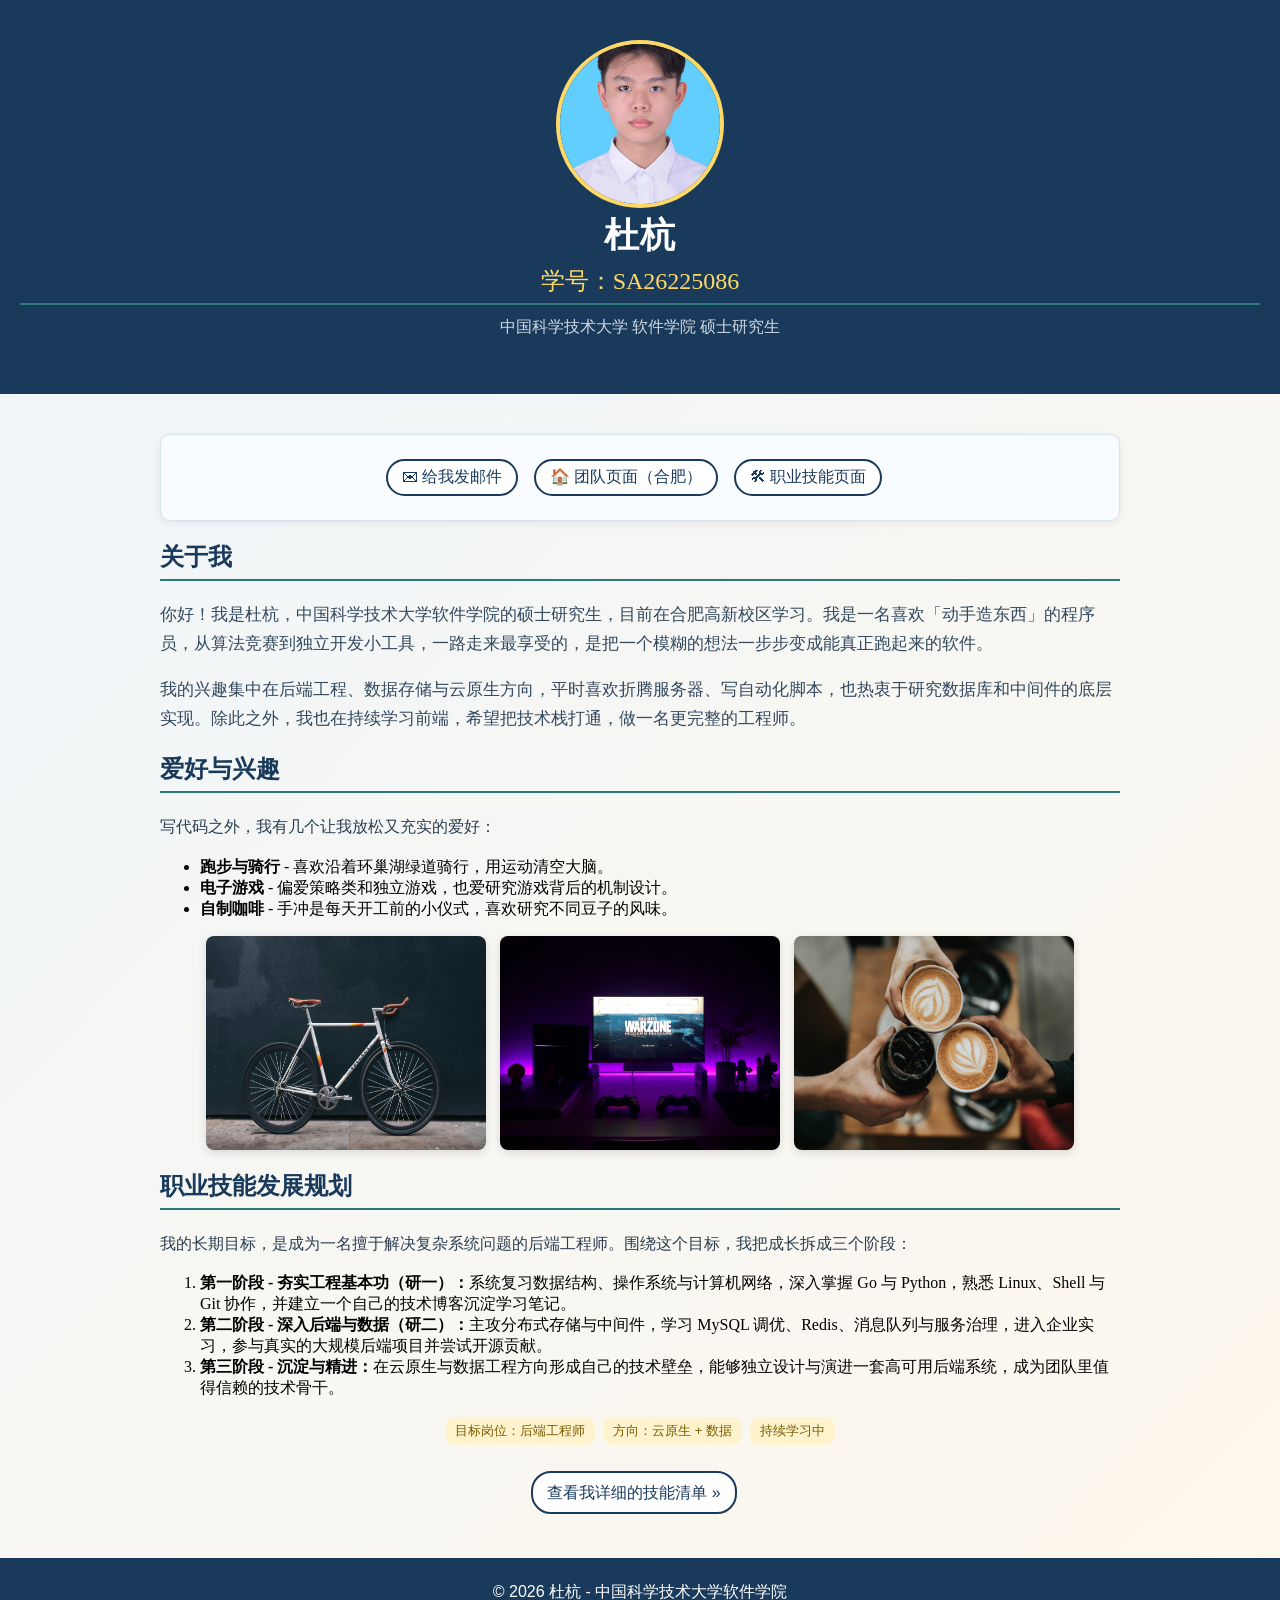
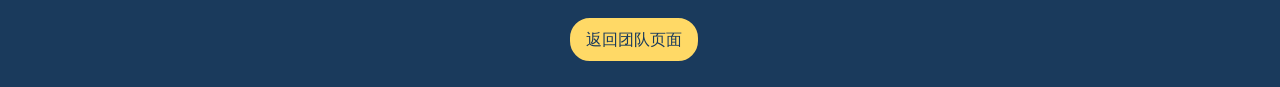
<file: duhang.html>
<!DOCTYPE html>
<html lang="zh-CN">
<head>
<meta charset="UTF-8">
<meta name="viewport" content="width=device-width, initial-scale=1.0">
<title>我的主页 - 杜杭</title>
<link rel="stylesheet" href="css/style.css">

<style>
    #bio-text {
        font-family: "Microsoft YaHei", "PingFang SC", "Georgia", serif;
        font-size: 17px;
        color: #34495e;
    }

    h2 {
        color: #1a3a5c;
        border-bottom: 2px solid #2b7a78;
        padding-bottom: 6px;
    }

    h3 {
        color: #2b7a78;
    }

    div.content p {
        line-height: 1.7;
        text-align: justify;
    }

    div.plan ol {
        background: #f4f8fb;
        padding: 18px 18px 18px 36px;
        border-radius: 8px;
        border-left: 4px solid #2b7a78;
    }

    .badge {
        display: inline-block;
        padding: 3px 10px;
        background: #fff3cd;
        color: #7a5c00;
        border-radius: 10px;
        font-size: 13px;
        margin: 2px;
    }
</style>
</head>
<body>

<header class="header">
    <img src="images/dh.jpg" alt="本人照片">
    <h1>杜杭</h1>
    <h2>学号：SA26225086</h2>
    <p style="color:#cfd8e3; margin-top:8px;">中国科学技术大学 软件学院 硕士研究生</p>
</header>

<main>

    <section class="card" style="text-align:center;">
        <a class="link" href="mailto:duhang@mail.ustc.edu.cn">&#9993; 给我发邮件</a>
        <a class="link" href="index.html">&#127968; 团队页面（合肥）</a>
        <a class="link" href="duhang_skills.html">&#128736; 职业技能页面</a>
    </section>

    <section class="content">
        <h2>关于我</h2>
        <p id="bio-text">你好！我是杜杭，中国科学技术大学软件学院的硕士研究生，目前在合肥高新校区学习。我是一名喜欢「动手造东西」的程序员，从算法竞赛到独立开发小工具，一路走来最享受的，是把一个模糊的想法一步步变成能真正跑起来的软件。</p>
        <p id="bio-text">我的兴趣集中在后端工程、数据存储与云原生方向，平时喜欢折腾服务器、写自动化脚本，也热衷于研究数据库和中间件的底层实现。除此之外，我也在持续学习前端，希望把技术栈打通，做一名更完整的工程师。</p>
    </section>

    <section class="content">
        <h2>爱好与兴趣</h2>
        <p>写代码之外，我有几个让我放松又充实的爱好：</p>
        <ul>
            <li><strong>跑步与骑行</strong> - 喜欢沿着环巢湖绿道骑行，用运动清空大脑。</li>
            <li><strong>电子游戏</strong> - 偏爱策略类和独立游戏，也爱研究游戏背后的机制设计。</li>
            <li><strong>自制咖啡</strong> - 手冲是每天开工前的小仪式，喜欢研究不同豆子的风味。</li>
        </ul>

        <div class="gallery">
            <img src="images/bike.jfif" alt="骑行：环湖绿道">
            <img src="images/gamepad.jfif" alt="电子游戏：手柄">
            <img src="images/coffee.jfif" alt="自制手冲咖啡">
        </div>
    </section>

    <section class="content plan">
        <h2>职业技能发展规划</h2>
        <p>我的长期目标，是成为一名擅于解决复杂系统问题的后端工程师。围绕这个目标，我把成长拆成三个阶段：</p>
        <ol>
            <li><strong>第一阶段 - 夯实工程基本功（研一）：</strong>系统复习数据结构、操作系统与计算机网络，深入掌握 Go 与 Python，熟悉 Linux、Shell 与 Git 协作，并建立一个自己的技术博客沉淀学习笔记。</li>
            <li><strong>第二阶段 - 深入后端与数据（研二）：</strong>主攻分布式存储与中间件，学习 MySQL 调优、Redis、消息队列与服务治理，进入企业实习，参与真实的大规模后端项目并尝试开源贡献。</li>
            <li><strong>第三阶段 - 沉淀与精进：</strong>在云原生与数据工程方向形成自己的技术壁垒，能够独立设计与演进一套高可用后端系统，成为团队里值得信赖的技术骨干。</li>
        </ol>

        <p style="text-align:center;">
            <span class="badge">目标岗位：后端工程师</span>
            <span class="badge">方向：云原生 + 数据</span>
            <span class="badge">持续学习中</span>
        </p>

        <p style="text-align:center; margin-top:18px;">
            <a class="link" href="duhang_skills.html">查看我详细的技能清单 &raquo;</a>
        </p>
    </section>

</main>

<footer>
    <p style="color:#ffffff; margin:0;">&copy; 2026 杜杭 - 中国科学技术大学软件学院</p>
    <p style="margin:6px 0 0;"><a class="link" href="index.html" style="background:#ffd966; color:#1a3a5c; border-color:#ffd966;">返回团队页面</a></p>
</footer>

</body>
</html>
</file>
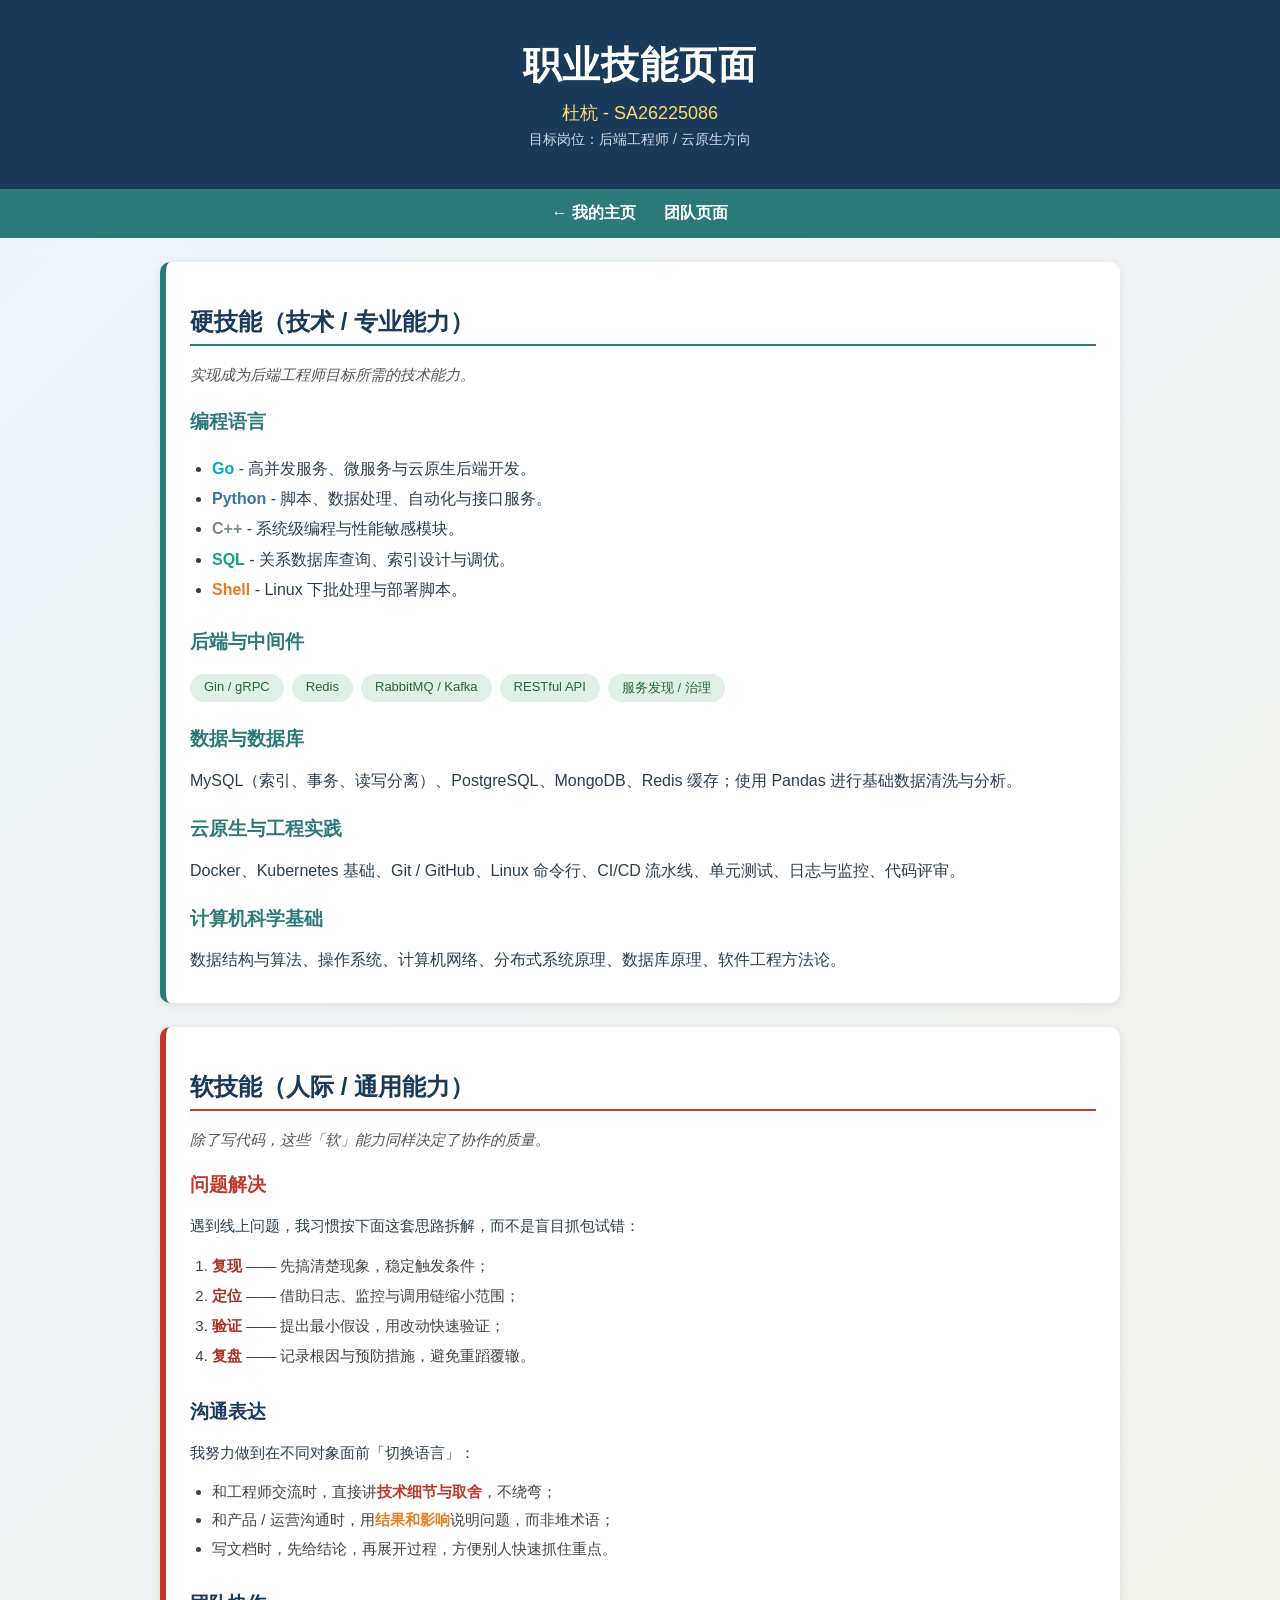
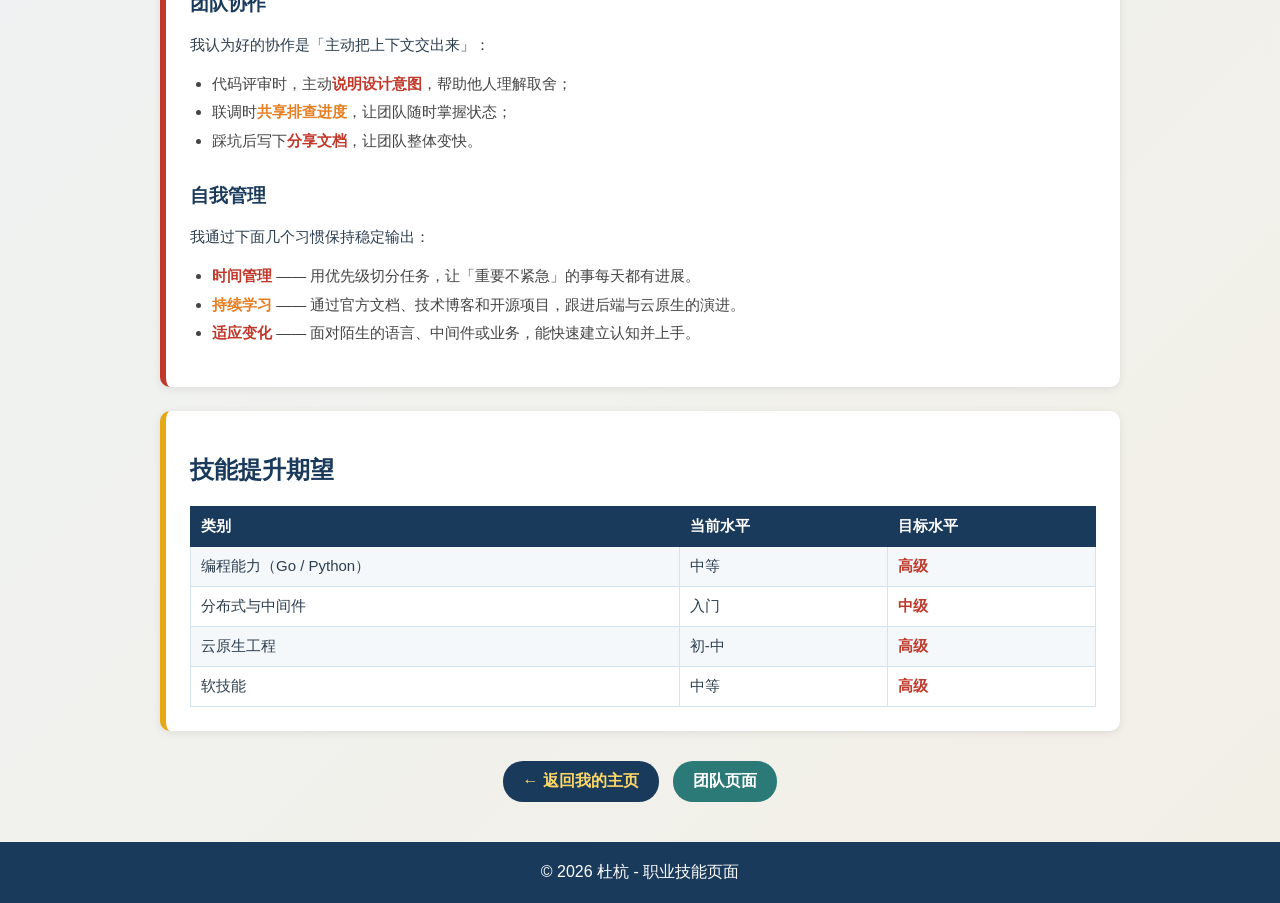
<file: duhang_skills.html>
<!DOCTYPE html>
<html lang="zh-CN">
<head>
<meta charset="UTF-8">
<meta name="viewport" content="width=device-width, initial-scale=1.0">
<title>职业技能页面 - 杜杭</title>
</head>
<body style="margin:0; padding:0; background:linear-gradient(135deg,#eef5fb 0%,#f2efe6 100%); font-family:'Microsoft YaHei','PingFang SC','Segoe UI',Arial,sans-serif; color:#2c3e50;">

    <header style="text-align:center; padding:40px 20px; background:#1a3a5c; color:#ffffff;">
        <h1 style="margin:0; font-size:2.4em; letter-spacing:1px;">职业技能页面</h1>
        <p style="margin:10px 0 0; font-size:18px; color:#ffd966;">杜杭 - SA26225086</p>
        <p style="margin:6px 0 0; font-size:14px; color:#cfd8e3;">目标岗位：后端工程师 / 云原生方向</p>
    </header>

    <nav style="text-align:center; padding:14px; background:#2b7a78;">
        <a href="duhang.html" style="color:#ffffff; margin:0 12px; text-decoration:none; font-weight:bold;">&#8592; 我的主页</a>
        <a href="index.html" style="color:#ffffff; margin:0 12px; text-decoration:none; font-weight:bold;">团队页面</a>
    </nav>

    <main style="max-width:960px; margin:0 auto; padding:24px;">

        <section style="background:#ffffff; border-radius:10px; padding:24px; margin-bottom:24px; border-left:6px solid #2b7a78; box-shadow:0 2px 8px rgba(0,0,0,0.08);">
            <h2 style="color:#1a3a5c; border-bottom:2px solid #2b7a78; padding-bottom:6px;">硬技能（技术 / 专业能力）</h2>
            <p style="font-size:15px; color:#555; font-style:italic;">实现成为后端工程师目标所需的技术能力。</p>

            <h3 style="color:#2b7a78; margin-top:24px;">编程语言</h3>
            <ul style="line-height:1.9; padding-left:22px; font-size:16px;">
                <li><span style="color:#00a8d6; font-weight:bold;">Go</span> - 高并发服务、微服务与云原生后端开发。</li>
                <li><span style="color:#3776ab; font-weight:bold;">Python</span> - 脚本、数据处理、自动化与接口服务。</li>
                <li><span style="color:#7f8c8d; font-weight:bold;">C++</span> - 系统级编程与性能敏感模块。</li>
                <li><span style="color:#16a085; font-weight:bold;">SQL</span> - 关系数据库查询、索引设计与调优。</li>
                <li><span style="color:#e67e22; font-weight:bold;">Shell</span> - Linux 下批处理与部署脚本。</li>
            </ul>

            <h3 style="color:#2b7a78; margin-top:24px;">后端与中间件</h3>
            <div style="display:flex; flex-wrap:wrap; gap:8px; margin-top:8px;">
                <span style="background:#e1f0e7; color:#1e6b3a; padding:5px 14px; border-radius:14px; font-size:13px;">Gin / gRPC</span>
                <span style="background:#e1f0e7; color:#1e6b3a; padding:5px 14px; border-radius:14px; font-size:13px;">Redis</span>
                <span style="background:#e1f0e7; color:#1e6b3a; padding:5px 14px; border-radius:14px; font-size:13px;">RabbitMQ / Kafka</span>
                <span style="background:#e1f0e7; color:#1e6b3a; padding:5px 14px; border-radius:14px; font-size:13px;">RESTful API</span>
                <span style="background:#e1f0e7; color:#1e6b3a; padding:5px 14px; border-radius:14px; font-size:13px;">服务发现 / 治理</span>
            </div>

            <h3 style="color:#2b7a78; margin-top:24px;">数据与数据库</h3>
            <p style="font-size:16px; margin:8px 0;">MySQL（索引、事务、读写分离）、PostgreSQL、MongoDB、Redis 缓存；使用 Pandas 进行基础数据清洗与分析。</p>

            <h3 style="color:#2b7a78; margin-top:24px;">云原生与工程实践</h3>
            <p style="font-size:16px; margin:8px 0;">Docker、Kubernetes 基础、Git / GitHub、Linux 命令行、CI/CD 流水线、单元测试、日志与监控、代码评审。</p>

            <h3 style="color:#2b7a78; margin-top:24px;">计算机科学基础</h3>
            <p style="font-size:16px; margin:8px 0;">数据结构与算法、操作系统、计算机网络、分布式系统原理、数据库原理、软件工程方法论。</p>
        </section>

        <section style="background:#ffffff; border-radius:10px; padding:24px; margin-bottom:24px; border-left:6px solid #c0392b; box-shadow:0 2px 8px rgba(0,0,0,0.08);">
            <h2 style="color:#1a3a5c; border-bottom:2px solid #c0392b; padding-bottom:6px;">软技能（人际 / 通用能力）</h2>
            <p style="font-size:15px; color:#555; font-style:italic;">除了写代码，这些「软」能力同样决定了协作的质量。</p>

            <h3 style="color:#c0392b; margin-top:22px;">问题解决</h3>
            <p style="font-size:15px; margin:6px 0 12px;">遇到线上问题，我习惯按下面这套思路拆解，而不是盲目抓包试错：</p>
            <ol style="line-height:2.0; padding-left:22px; font-size:15px; color:#444;">
                <li><span style="color:#a93226; font-weight:bold;">复现</span> —— 先搞清楚现象，稳定触发条件；</li>
                <li><span style="color:#a93226; font-weight:bold;">定位</span> —— 借助日志、监控与调用链缩小范围；</li>
                <li><span style="color:#a93226; font-weight:bold;">验证</span> —— 提出最小假设，用改动快速验证；</li>
                <li><span style="color:#a93226; font-weight:bold;">复盘</span> —— 记录根因与预防措施，避免重蹈覆辙。</li>
            </ol>

            <h3 style="color:#1a3a5c; margin-top:28px;">沟通表达</h3>
            <p style="font-size:15px; margin:6px 0 10px;">我努力做到在不同对象面前「切换语言」：</p>
            <ul style="line-height:1.9; padding-left:22px; font-size:15px; color:#444;">
                <li>和工程师交流时，直接讲<span style="color:#c0392b; font-weight:bold;">技术细节与取舍</span>，不绕弯；</li>
                <li>和产品 / 运营沟通时，用<span style="color:#e67e22; font-weight:bold;">结果和影响</span>说明问题，而非堆术语；</li>
                <li>写文档时，先给结论，再展开过程，方便别人快速抓住重点。</li>
            </ul>

            <h3 style="color:#1a3a5c; margin-top:28px;">团队协作</h3>
            <p style="font-size:15px; margin:6px 0 10px;">我认为好的协作是「主动把上下文交出来」：</p>
            <ul style="line-height:1.9; padding-left:22px; font-size:15px; color:#444;">
                <li>代码评审时，主动<span style="color:#c0392b; font-weight:bold;">说明设计意图</span>，帮助他人理解取舍；</li>
                <li>联调时<span style="color:#e67e22; font-weight:bold;">共享排查进度</span>，让团队随时掌握状态；</li>
                <li>踩坑后写下<span style="color:#c0392b; font-weight:bold;">分享文档</span>，让团队整体变快。</li>
            </ul>

            <h3 style="color:#1a3a5c; margin-top:28px;">自我管理</h3>
            <p style="font-size:15px; margin:6px 0 10px;">我通过下面几个习惯保持稳定输出：</p>
            <ul style="line-height:1.9; padding-left:22px; font-size:15px; color:#444;">
                <li><span style="color:#c0392b; font-weight:bold;">时间管理</span> —— 用优先级切分任务，让「重要不紧急」的事每天都有进展。</li>
                <li><span style="color:#e67e22; font-weight:bold;">持续学习</span> —— 通过官方文档、技术博客和开源项目，跟进后端与云原生的演进。</li>
                <li><span style="color:#c0392b; font-weight:bold;">适应变化</span> —— 面对陌生的语言、中间件或业务，能快速建立认知并上手。</li>
            </ul>
        </section>

        <section style="background:#ffffff; border-radius:10px; padding:24px; border-left:6px solid #e6a817; box-shadow:0 2px 8px rgba(0,0,0,0.08);">
            <h2 style="color:#1a3a5c;">技能提升期望</h2>
            <table style="width:100%; border-collapse:collapse; margin-top:12px; font-size:15px;">
                <thead>
                    <tr style="background:#1a3a5c; color:#ffffff;">
                        <th style="padding:10px; text-align:left; border:1px solid #1a3a5c;">类别</th>
                        <th style="padding:10px; text-align:left; border:1px solid #1a3a5c;">当前水平</th>
                        <th style="padding:10px; text-align:left; border:1px solid #1a3a5c;">目标水平</th>
                    </tr>
                </thead>
                <tbody>
                    <tr style="background:#f4f8fb;">
                        <td style="padding:10px; border:1px solid #d6e4ef;">编程能力（Go / Python）</td>
                        <td style="padding:10px; border:1px solid #d6e4ef;">中等</td>
                        <td style="padding:10px; border:1px solid #d6e4ef; color:#c0392b; font-weight:bold;">高级</td>
                    </tr>
                    <tr>
                        <td style="padding:10px; border:1px solid #d6e4ef;">分布式与中间件</td>
                        <td style="padding:10px; border:1px solid #d6e4ef;">入门</td>
                        <td style="padding:10px; border:1px solid #d6e4ef; color:#c0392b; font-weight:bold;">中级</td>
                    </tr>
                    <tr style="background:#f4f8fb;">
                        <td style="padding:10px; border:1px solid #d6e4ef;">云原生工程</td>
                        <td style="padding:10px; border:1px solid #d6e4ef;">初-中</td>
                        <td style="padding:10px; border:1px solid #d6e4ef; color:#c0392b; font-weight:bold;">高级</td>
                    </tr>
                    <tr>
                        <td style="padding:10px; border:1px solid #d6e4ef;">软技能</td>
                        <td style="padding:10px; border:1px solid #d6e4ef;">中等</td>
                        <td style="padding:10px; border:1px solid #d6e4ef; color:#c0392b; font-weight:bold;">高级</td>
                    </tr>
                </tbody>
            </table>
        </section>

        <p style="text-align:center; margin-top:30px;">
            <a href="duhang.html" style="display:inline-block; padding:10px 20px; background:#1a3a5c; color:#ffd966; text-decoration:none; border-radius:20px; font-weight:bold;">&#8592; 返回我的主页</a>
            <a href="index.html" style="display:inline-block; padding:10px 20px; background:#2b7a78; color:#ffffff; text-decoration:none; border-radius:20px; font-weight:bold; margin-left:10px;">团队页面</a>
        </p>

    </main>

    <footer style="text-align:center; padding:20px; background:#1a3a5c; color:#ffffff;">
        <p style="margin:0;">&copy; 2026 杜杭 - 职业技能页面</p>
    </footer>

</body>
</html>
</file>
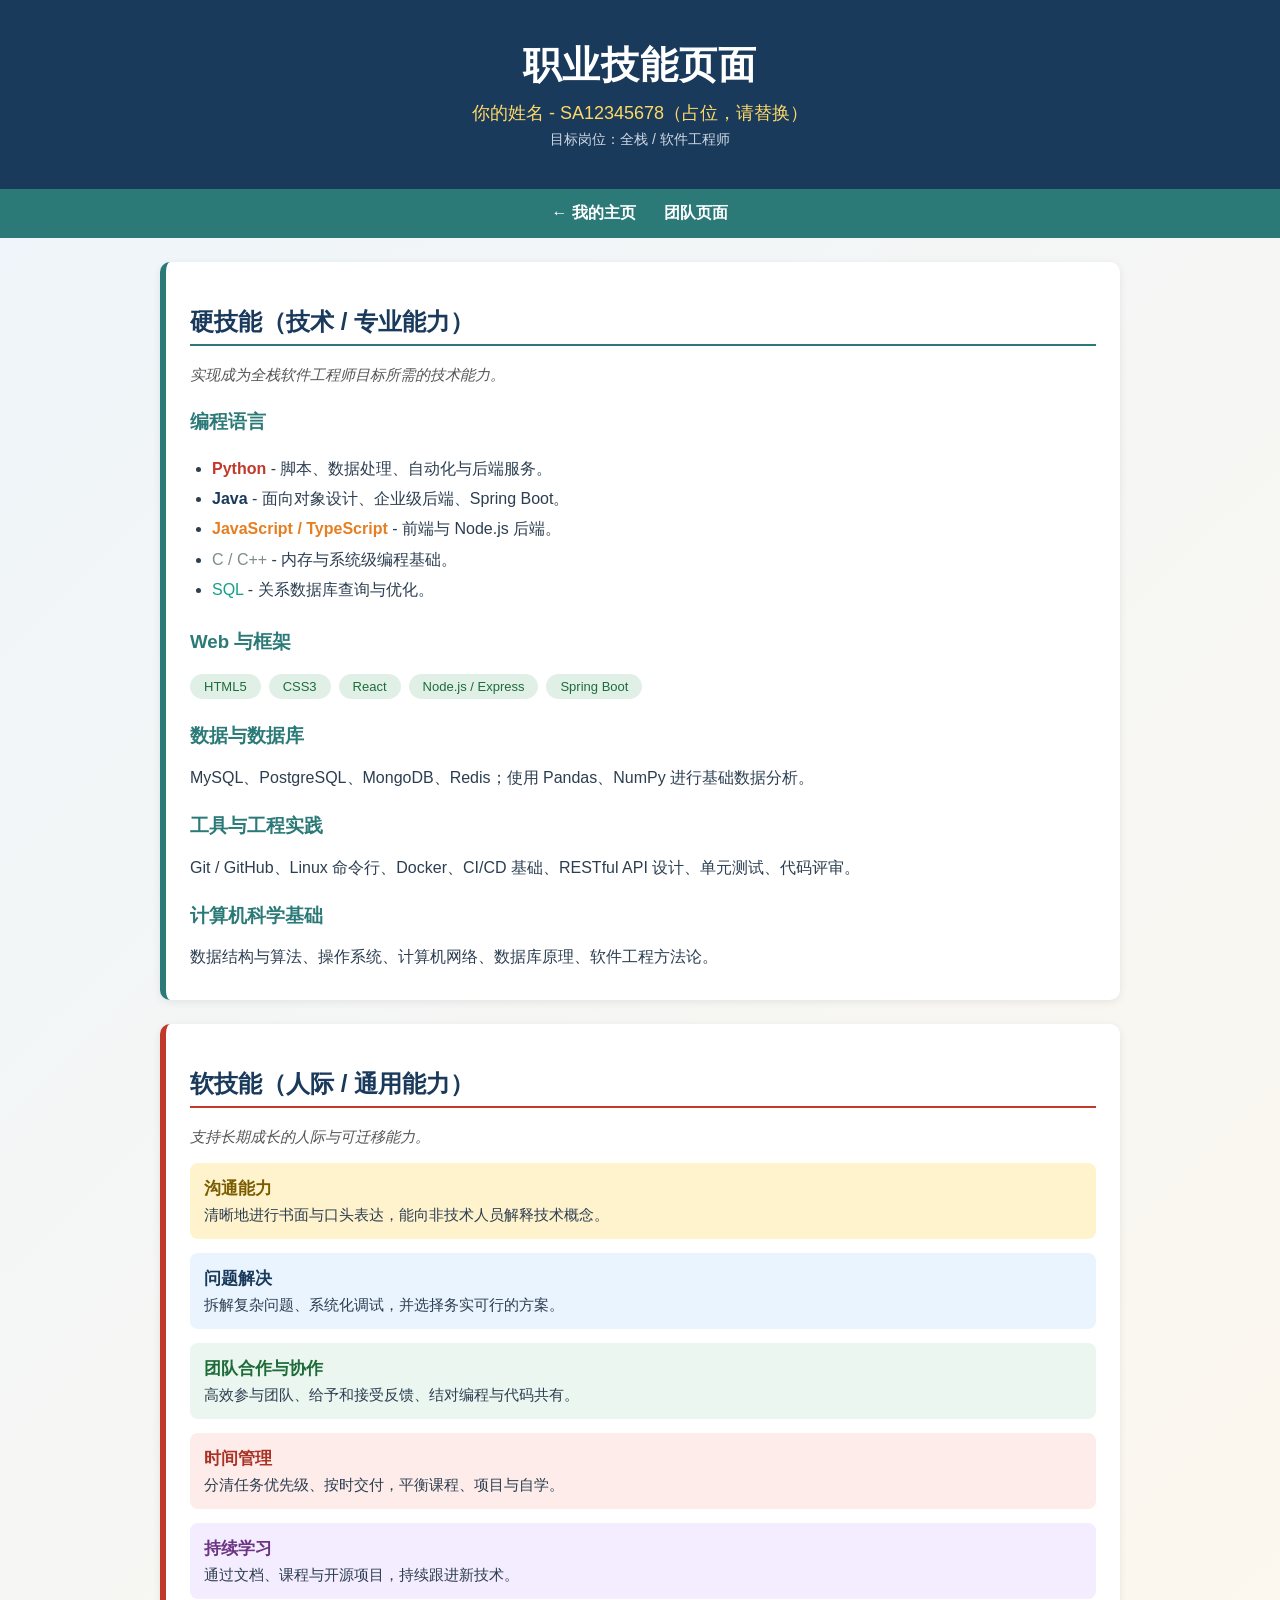
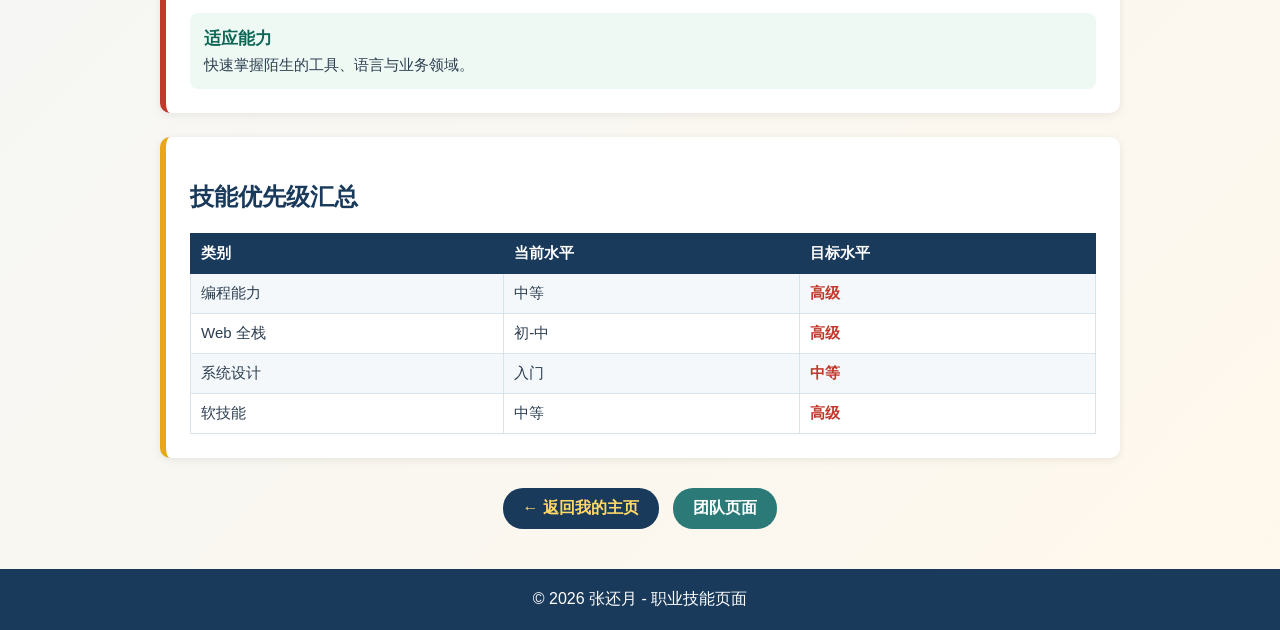
<file: huanyue_skills.html>
<!DOCTYPE html>
<html lang="zh-CN">
<head>
<meta charset="UTF-8">
<meta name="viewport" content="width=device-width, initial-scale=1.0">
<title>职业技能页面 - 你的姓名</title>
</head>
<body style="margin:0; padding:0; background:linear-gradient(135deg,#eef5fb 0%,#fff8ec 100%); font-family:'Microsoft YaHei','PingFang SC','Segoe UI',Arial,sans-serif; color:#2c3e50;">

    <!-- 头部（行内样式） -->
    <header style="text-align:center; padding:40px 20px; background:#1a3a5c; color:#ffffff;">
        <h1 style="margin:0; font-size:2.4em; letter-spacing:1px;">职业技能页面</h1>
        <p style="margin:10px 0 0; font-size:18px; color:#ffd966;">你的姓名 - SA12345678（占位，请替换）</p>
        <p style="margin:6px 0 0; font-size:14px; color:#cfd8e3;">目标岗位：全栈 / 软件工程师</p>
    </header>

    <!-- 导航：返回另外两个页面 -->
    <nav style="text-align:center; padding:14px; background:#2b7a78;">
        <a href="personal.html" style="color:#ffffff; margin:0 12px; text-decoration:none; font-weight:bold;">&#8592; 我的主页</a>
        <a href="index.html" style="color:#ffffff; margin:0 12px; text-decoration:none; font-weight:bold;">团队页面</a>
    </nav>

    <main style="max-width:960px; margin:0 auto; padding:24px;">

        <!-- 硬技能板块 -->
        <section style="background:#ffffff; border-radius:10px; padding:24px; margin-bottom:24px; border-left:6px solid #2b7a78; box-shadow:0 2px 8px rgba(0,0,0,0.08);">
            <h2 style="color:#1a3a5c; border-bottom:2px solid #2b7a78; padding-bottom:6px;">硬技能（技术 / 专业能力）</h2>
            <p style="font-size:15px; color:#555; font-style:italic;">实现成为全栈软件工程师目标所需的技术能力。</p>

            <h3 style="color:#2b7a78; margin-top:24px;">编程语言</h3>
            <ul style="line-height:1.9; padding-left:22px; font-size:16px;">
                <li><span style="color:#c0392b; font-weight:bold;">Python</span> - 脚本、数据处理、自动化与后端服务。</li>
                <li><span style="color:#1a3a5c; font-weight:bold;">Java</span> - 面向对象设计、企业级后端、Spring Boot。</li>
                <li><span style="color:#e67e22; font-weight:bold;">JavaScript / TypeScript</span> - 前端与 Node.js 后端。</li>
                <li><span style="color:#7f8c8d;">C / C++</span> - 内存与系统级编程基础。</li>
                <li><span style="color:#16a085;">SQL</span> - 关系数据库查询与优化。</li>
            </ul>

            <h3 style="color:#2b7a78; margin-top:24px;">Web 与框架</h3>
            <div style="display:flex; flex-wrap:wrap; gap:8px; margin-top:8px;">
                <span style="background:#e1f0e7; color:#1e6b3a; padding:5px 14px; border-radius:14px; font-size:13px;">HTML5</span>
                <span style="background:#e1f0e7; color:#1e6b3a; padding:5px 14px; border-radius:14px; font-size:13px;">CSS3</span>
                <span style="background:#e1f0e7; color:#1e6b3a; padding:5px 14px; border-radius:14px; font-size:13px;">React</span>
                <span style="background:#e1f0e7; color:#1e6b3a; padding:5px 14px; border-radius:14px; font-size:13px;">Node.js / Express</span>
                <span style="background:#e1f0e7; color:#1e6b3a; padding:5px 14px; border-radius:14px; font-size:13px;">Spring Boot</span>
            </div>

            <h3 style="color:#2b7a78; margin-top:24px;">数据与数据库</h3>
            <p style="font-size:16px; margin:8px 0;">MySQL、PostgreSQL、MongoDB、Redis；使用 Pandas、NumPy 进行基础数据分析。</p>

            <h3 style="color:#2b7a78; margin-top:24px;">工具与工程实践</h3>
            <p style="font-size:16px; margin:8px 0;">Git / GitHub、Linux 命令行、Docker、CI/CD 基础、RESTful API 设计、单元测试、代码评审。</p>

            <h3 style="color:#2b7a78; margin-top:24px;">计算机科学基础</h3>
            <p style="font-size:16px; margin:8px 0;">数据结构与算法、操作系统、计算机网络、数据库原理、软件工程方法论。</p>
        </section>

        <!-- 软技能板块 -->
        <section style="background:#ffffff; border-radius:10px; padding:24px; margin-bottom:24px; border-left:6px solid #c0392b; box-shadow:0 2px 8px rgba(0,0,0,0.08);">
            <h2 style="color:#1a3a5c; border-bottom:2px solid #c0392b; padding-bottom:6px;">软技能（人际 / 通用能力）</h2>
            <p style="font-size:15px; color:#555; font-style:italic;">支持长期成长的人际与可迁移能力。</p>

            <div style="display:flex; flex-direction:column; gap:14px; margin-top:16px;">
                <div style="background:#fff3cd; padding:14px; border-radius:8px;">
                    <strong style="color:#7a5c00; font-size:17px;">沟通能力</strong>
                    <p style="margin:6px 0 0; font-size:15px;">清晰地进行书面与口头表达，能向非技术人员解释技术概念。</p>
                </div>
                <div style="background:#eaf4ff; padding:14px; border-radius:8px;">
                    <strong style="color:#1a3a5c; font-size:17px;">问题解决</strong>
                    <p style="margin:6px 0 0; font-size:15px;">拆解复杂问题、系统化调试，并选择务实可行的方案。</p>
                </div>
                <div style="background:#eaf6ef; padding:14px; border-radius:8px;">
                    <strong style="color:#1e6b3a; font-size:17px;">团队合作与协作</strong>
                    <p style="margin:6px 0 0; font-size:15px;">高效参与团队、给予和接受反馈、结对编程与代码共有。</p>
                </div>
                <div style="background:#fdecea; padding:14px; border-radius:8px;">
                    <strong style="color:#a93226; font-size:17px;">时间管理</strong>
                    <p style="margin:6px 0 0; font-size:15px;">分清任务优先级、按时交付，平衡课程、项目与自学。</p>
                </div>
                <div style="background:#f4ecff; padding:14px; border-radius:8px;">
                    <strong style="color:#6c3483; font-size:17px;">持续学习</strong>
                    <p style="margin:6px 0 0; font-size:15px;">通过文档、课程与开源项目，持续跟进新技术。</p>
                </div>
                <div style="background:#eef9f4; padding:14px; border-radius:8px;">
                    <strong style="color:#0e6655; font-size:17px;">适应能力</strong>
                    <p style="margin:6px 0 0; font-size:15px;">快速掌握陌生的工具、语言与业务领域。</p>
                </div>
            </div>
        </section>

        <!-- 技能优先级汇总表（行内样式） -->
        <section style="background:#ffffff; border-radius:10px; padding:24px; border-left:6px solid #e6a817; box-shadow:0 2px 8px rgba(0,0,0,0.08);">
            <h2 style="color:#1a3a5c;">技能优先级汇总</h2>
            <table style="width:100%; border-collapse:collapse; margin-top:12px; font-size:15px;">
                <thead>
                    <tr style="background:#1a3a5c; color:#ffffff;">
                        <th style="padding:10px; text-align:left; border:1px solid #1a3a5c;">类别</th>
                        <th style="padding:10px; text-align:left; border:1px solid #1a3a5c;">当前水平</th>
                        <th style="padding:10px; text-align:left; border:1px solid #1a3a5c;">目标水平</th>
                    </tr>
                </thead>
                <tbody>
                    <tr style="background:#f4f8fb;">
                        <td style="padding:10px; border:1px solid #d6e4ef;">编程能力</td>
                        <td style="padding:10px; border:1px solid #d6e4ef;">中等</td>
                        <td style="padding:10px; border:1px solid #d6e4ef; color:#c0392b; font-weight:bold;">高级</td>
                    </tr>
                    <tr>
                        <td style="padding:10px; border:1px solid #d6e4ef;">Web 全栈</td>
                        <td style="padding:10px; border:1px solid #d6e4ef;">初-中</td>
                        <td style="padding:10px; border:1px solid #d6e4ef; color:#c0392b; font-weight:bold;">高级</td>
                    </tr>
                    <tr style="background:#f4f8fb;">
                        <td style="padding:10px; border:1px solid #d6e4ef;">系统设计</td>
                        <td style="padding:10px; border:1px solid #d6e4ef;">入门</td>
                        <td style="padding:10px; border:1px solid #d6e4ef; color:#c0392b; font-weight:bold;">中等</td>
                    </tr>
                    <tr>
                        <td style="padding:10px; border:1px solid #d6e4ef;">软技能</td>
                        <td style="padding:10px; border:1px solid #d6e4ef;">中等</td>
                        <td style="padding:10px; border:1px solid #d6e4ef; color:#c0392b; font-weight:bold;">高级</td>
                    </tr>
                </tbody>
            </table>
        </section>

        <p style="text-align:center; margin-top:30px;">
            <a href="huanyue.html" style="display:inline-block; padding:10px 20px; background:#1a3a5c; color:#ffd966; text-decoration:none; border-radius:20px; font-weight:bold;">&#8592; 返回我的主页</a>
            <a href="index.html" style="display:inline-block; padding:10px 20px; background:#2b7a78; color:#ffffff; text-decoration:none; border-radius:20px; font-weight:bold; margin-left:10px;">团队页面</a>
        </p>

    </main>

    <footer style="text-align:center; padding:20px; background:#1a3a5c; color:#ffffff;">
        <p style="margin:0;">&copy; 2026 张还月 - 职业技能页面</p>
    </footer>

</body>
</html>
</file>
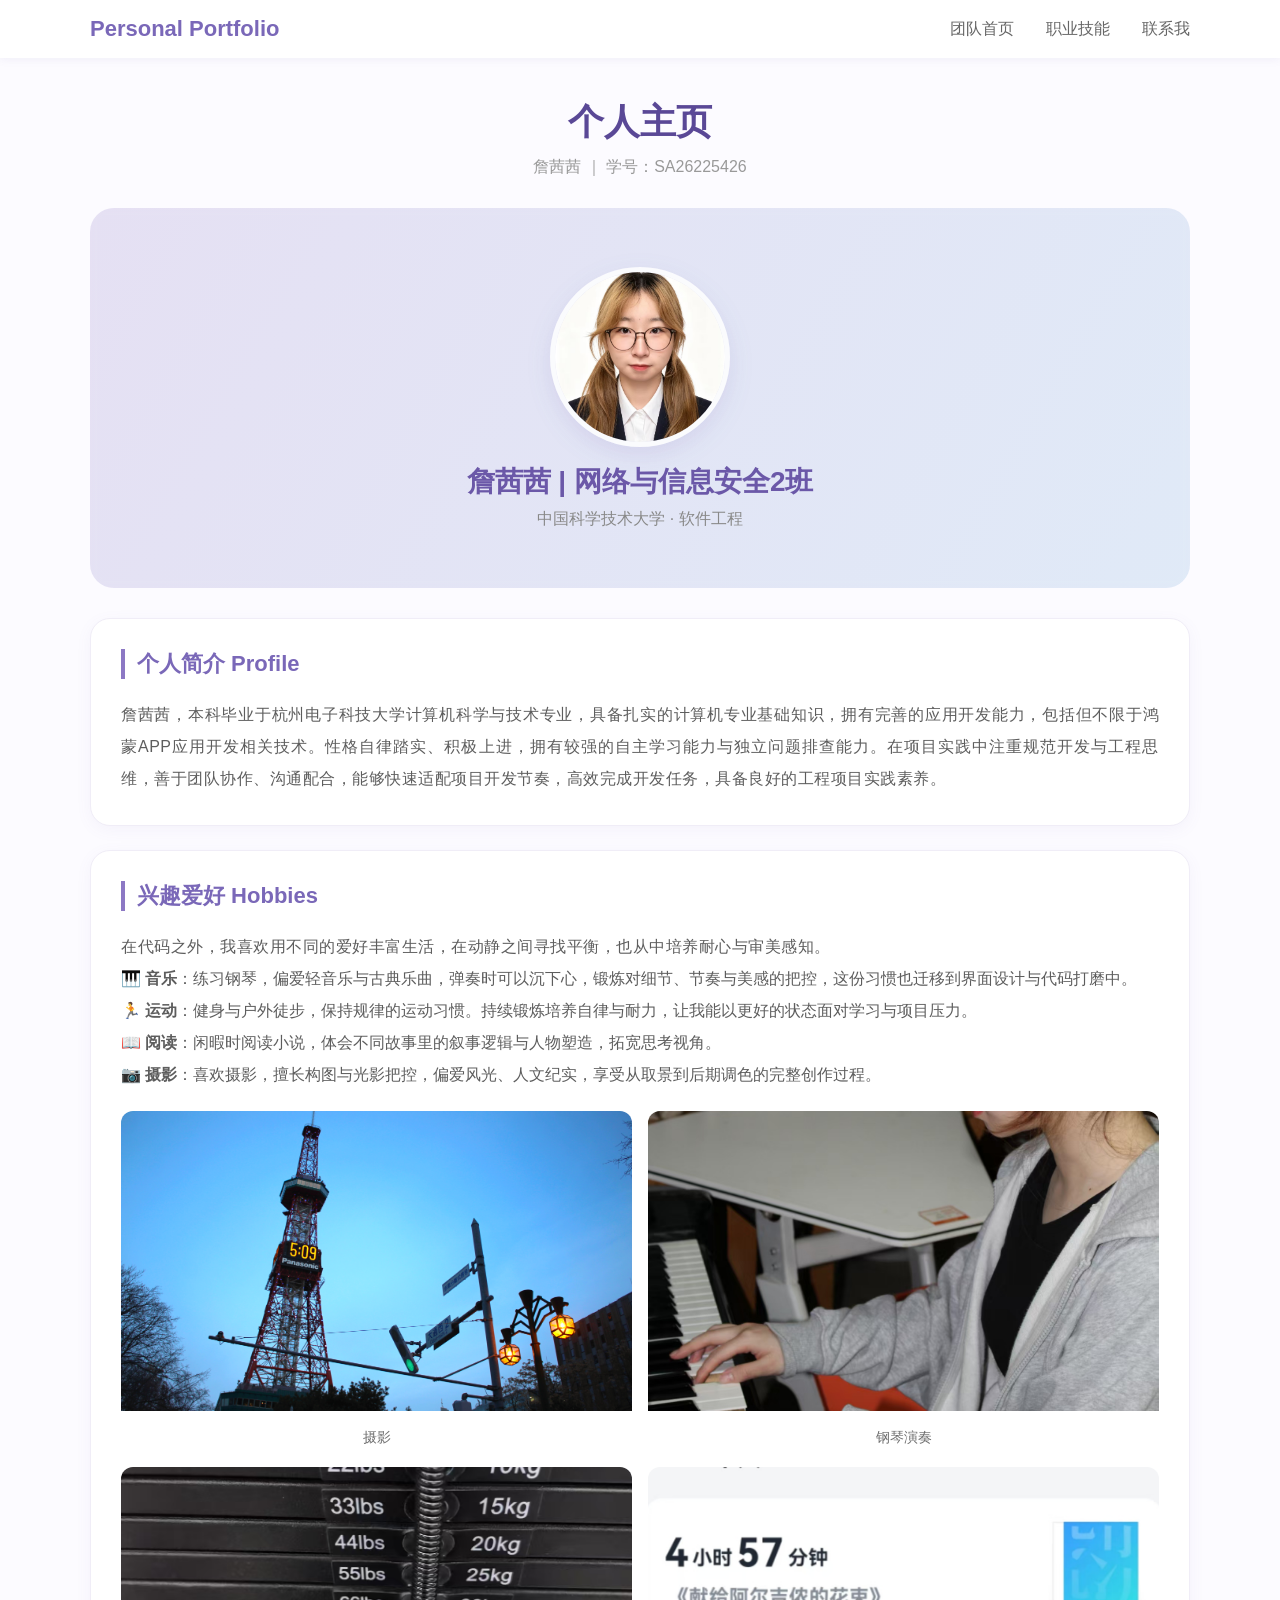
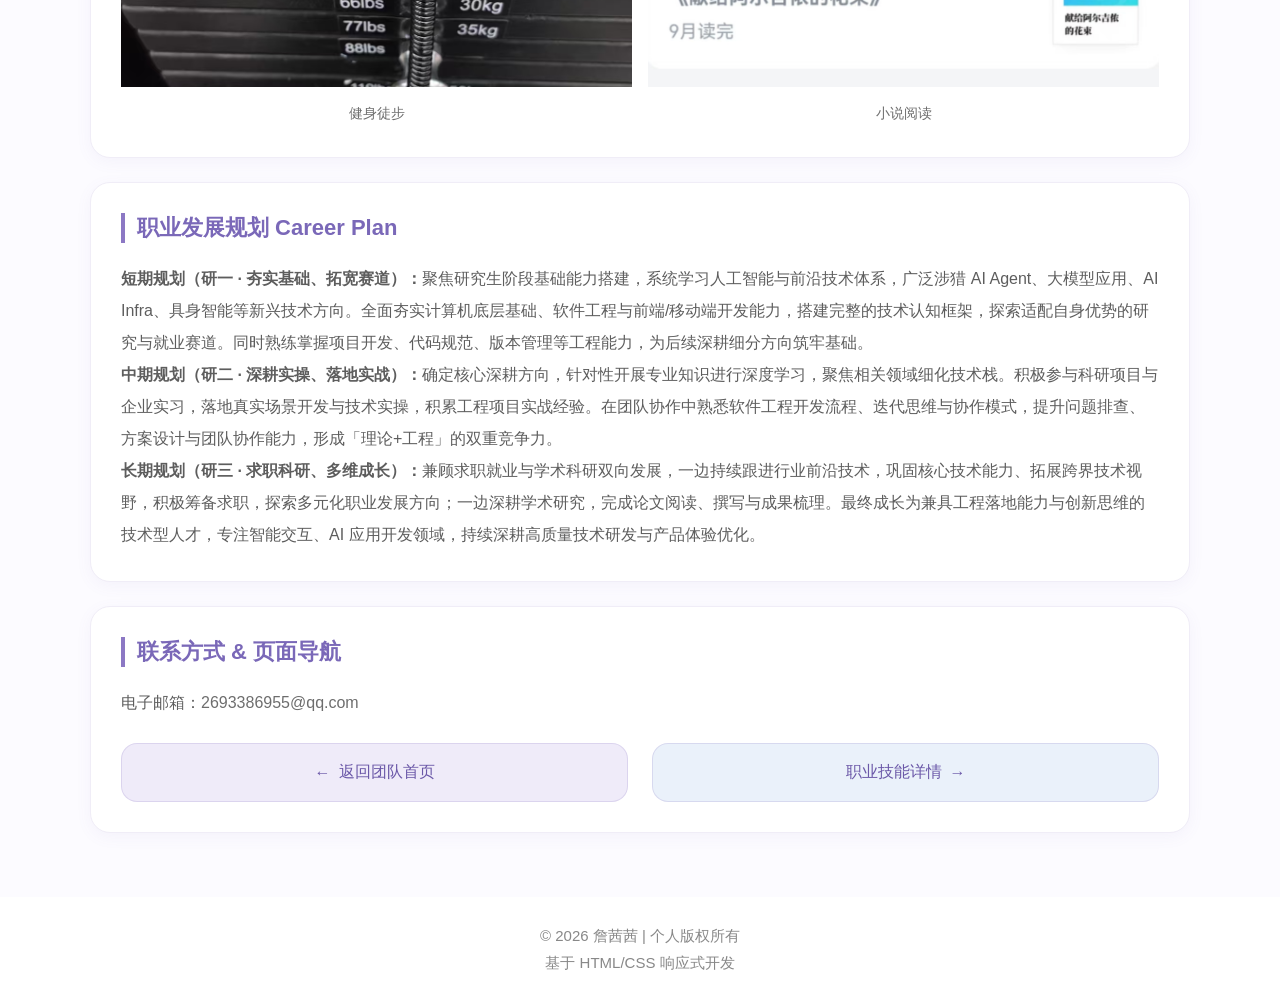
<file: pzxx.html>
<!DOCTYPE html>
<html lang="zh-CN">
<head>
    <meta charset="UTF-8">
    <meta name="viewport" content="width=device-width, initial-scale=1.0">
    <title>詹茜茜 | 个人主页</title>
    <!-- 外部CSS样式表（作业硬性考点） -->
    <link rel="stylesheet" href="zxxstyle.css">
    <!-- 内嵌CSS样式（所有内嵌考点全覆盖） -->
    <style>
        /* 考点：ID选择器 - 专属字体样式设置 */
        #profile-desc {
            font-family: "PingFang SC", "Microsoft Yahei", sans-serif;
            letter-spacing: 0.5px;
            text-align: justify;
        }

        /* 考点：标题文本全局样式 */
        h2 {
            color: #7a68b8;
            font-size: 22px;
            margin-bottom: 20px;
            padding-left: 12px;
            border-left: 4px solid #8c78c4;
        }

        /* 考点：上下文选择器 - 仅内容容器内部p标签生效 */
        .main-content p {
            line-height: 2;
            color: #555;
            opacity: 0.95;
        }

        /* ========== 修复：补充comm-card卡片基础样式+悬浮动画 ========== */
        .comm-card{
            background: #ffffff;
            border-radius: 20px;
            padding: 30px;
            margin-bottom: 24px;
            transition: 0.3s ease;
            border: 1px solid #f0edf7;
            overflow: visible !important; /* 彻底解决阴影/上浮被裁剪 */
        }
        .comm-card:hover{
            transform: translateY(-4px);
            box-shadow: 0 10px 30px rgba(120, 100, 180, 0.1);
        }

        /* 商用首页横幅样式 */
        .banner-box {
            width: 100%;
            height: 380px;
            background: linear-gradient(120deg, rgba(140, 120, 196, 0.2), rgba(114, 168, 216, 0.2));
            border-radius: 24px;
            margin: 30px 0;
            display: flex;
            align-items: center;
            justify-content: center;
            flex-direction: column;
            backdrop-filter: blur(6px);
        }
        .avatar-big {
            width: 180px;
            height: 180px;
            border-radius: 50%;
            object-fit: cover;
            border: 5px solid rgba(255,255,255,0.8);
            box-shadow: 0 8px 24px rgba(120,100,180,0.15);
            margin-bottom: 16px;
        }
        .banner-text {
            font-size: 28px;
            color: #6b58a8;
            font-weight: 600;
        }
        .banner-sub {
            color: #888;
            margin-top: 8px;
        }
        .btn-wrap {
            display: flex;
            justify-content: space-between;
            gap: 24px;
            margin-top: 24px;
        }
        .page-card-btn {
            flex: 1;
            display: flex;
            align-items: center;
            justify-content: center;
            gap: 8px;
            padding: 18px 12px;
            border:1px solid rgba(140, 120, 196, 0.2);
            border-radius:16px;
            text-decoration:none;
            color:#6b58a8;
            font-weight:500;
            transition:0.3s ease;
        }
        /* 左侧按钮：浅紫 */
        .btn-left {
            background-color: rgba(234, 229, 247, 0.75);
        }
        /* 右侧按钮：浅蓝 */
        .btn-right {
            background-color: rgba(227, 237, 248, 0.75);
        }
        .page-card-btn:hover{
            transform: translateY(-4px);
            box-shadow:0 6px 20px rgba(120,100,180,0.12);
        }
        .btn-left:hover {
            background-color: rgba(217, 206, 238, 0.85);
        }
        .btn-right:hover {
            background-color: rgba(204, 222, 242, 0.85);
        }
    </style>
</head>
<body>
    <!-- 导航栏外层撑满浏览器，内层nav-container和页面模块对齐 -->
    <div class="top-nav">
        <div class="nav-container">
            <div class="nav-logo">Personal Portfolio</div>
            <div class="nav-menu">
                <a href="index.html" class="nav-link">团队首页</a>
                <a href="zxxskill.html" class="nav-link">职业技能</a>
                <a href="mailto:2693386955@qq.com" class="nav-link">联系我</a>
            </div>
        </div>
    </div>

    <!-- 头部标题区域 -->
    <header class="header-wrap" style="text-align:center;margin-top:40px;">
        <h1 class="page-title">个人主页</h1>
        <p style="color:#999;margin-top:10px;">詹茜茜 ｜ 学号：SA26225426</p>
    </header>

    <div class="main-content">
        <!-- 1. 首页横幅模块（产品官网首屏质感） -->
        <div class="banner-box">
            <img src="images/zxximage.jpg" alt="个人形象照" class="avatar-big">
            <div class="banner-text">詹茜茜 | 网络与信息安全2班</div>
            <div class="banner-sub">中国科学技术大学 · 软件工程</div>
        </div>

        <!-- 2. 个人简介模块 -->
        <div class="comm-card">
            <h2>个人简介 Profile</h2>
            <p id="profile-desc">詹茜茜，本科毕业于杭州电子科技大学计算机科学与技术专业，具备扎实的计算机专业基础知识，拥有完善的应用开发能力，包括但不限于鸿蒙APP应用开发相关技术。性格自律踏实、积极上进，拥有较强的自主学习能力与独立问题排查能力。在项目实践中注重规范开发与工程思维，善于团队协作、沟通配合，能够快速适配项目开发节奏，高效完成开发任务，具备良好的工程项目实践素养。</p>
        </div>

        <!-- 3. 兴趣爱好模块（多维度展示） -->
        <div class="comm-card">
            <h2>兴趣爱好 Hobbies</h2>
            <p id="profile-desc">在代码之外，我喜欢用不同的爱好丰富生活，在动静之间寻找平衡，也从中培养耐心与审美感知。</p>
            <p>🎹 <strong>音乐</strong>：练习钢琴，偏爱轻音乐与古典乐曲，弹奏时可以沉下心，锻炼对细节、节奏与美感的把控，这份习惯也迁移到界面设计与代码打磨中。</p>
            <p>🏃 <strong>运动</strong>：健身与户外徒步，保持规律的运动习惯。持续锻炼培养自律与耐力，让我能以更好的状态面对学习与项目压力。</p>
            <p>📖 <strong>阅读</strong>：闲暇时阅读小说，体会不同故事里的叙事逻辑与人物塑造，拓宽思考视角。</p>
            <p>📷 <strong>摄影</strong>：喜欢摄影，擅长构图与光影把控，偏爱风光、人文纪实，享受从取景到后期调色的完整创作过程。</p>
            
            <!-- 2*2 图片网格容器 -->
            <div style="display: grid; grid-template-columns: 1fr 1fr; gap:16px; margin-top:20px;">
                <div style="border-radius:12px; overflow:hidden;">
                    <img src="images/photo.jpg" alt="摄影作品" style="width:100%; height:300px; object-fit:cover;">
                    <p style="text-align:center; margin:8px 0 0; font-size:14px; color:#666;">摄影</p>
                </div>
                <div style="border-radius:12px; overflow:hidden;">
                    <img src="images/piano.jpg" alt="钢琴" style="width:100%; height:300px; object-fit:cover;">
                    <p style="text-align:center; margin:8px 0 0; font-size:14px; color:#666;">钢琴演奏</p>
                </div>
                <div style="border-radius:12px; overflow:hidden;">
                    <img src="images/fitness.jpg" alt="健身" style="width:100%; height:220px; object-fit:cover;">
                    <p style="text-align:center; margin:8px 0 0; font-size:14px; color:#666;">健身徒步</p>
                </div>
                <div style="border-radius:12px; overflow:hidden;">
                    <img src="images/book.jpg" alt="小说阅读" style="width:100%; height:220px; object-fit:cover;">
                    <p style="text-align:center; margin:8px 0 0; font-size:14px; color:#666;">小说阅读</p>
                </div>
            </div>
        </div>
        <!-- 4. 职业发展规划模块（商用专业版） -->
	<div class="comm-card">
  	  	<h2>职业发展规划 Career Plan</h2>
   	 	<p><strong>短期规划（研一 · 夯实基础、拓宽赛道）：</strong>聚焦研究生阶段基础能力搭建，系统学习人工智能与前沿技术体系，广泛涉猎 AI Agent、大模型应用、AI Infra、具身智能等新兴技术方向。全面夯实计算机底层基础、软件工程与前端/移动端开发能力，搭建完整的技术认知框架，探索适配自身优势的研究与就业赛道。同时熟练掌握项目开发、代码规范、版本管理等工程能力，为后续深耕细分方向筑牢基础。</p>
  	  	<p><strong>中期规划（研二 · 深耕实操、落地实战）：</strong>确定核心深耕方向，针对性开展专业知识进行深度学习，聚焦相关领域细化技术栈。积极参与科研项目与企业实习，落地真实场景开发与技术实操，积累工程项目实战经验。在团队协作中熟悉软件工程开发流程、迭代思维与协作模式，提升问题排查、方案设计与团队协作能力，形成「理论+工程」的双重竞争力。</p>
    		<p><strong>长期规划（研三 · 求职科研、多维成长）：</strong>兼顾求职就业与学术科研双向发展，一边持续跟进行业前沿技术，巩固核心技术能力、拓展跨界技术视野，积极筹备求职，探索多元化职业发展方向；一边深耕学术研究，完成论文阅读、撰写与成果梳理。最终成长为兼具工程落地能力与创新思维的技术型人才，专注智能交互、AI 应用开发领域，持续深耕高质量技术研发与产品体验优化。</p>
	</div>

        <!-- 5. 联系方式与页面跳转模块 -->
	    <div class="comm-card">
            <h2>联系方式 &amp; 页面导航</h2>
            <p>电子邮箱：<a href="mailto:2693386955@qq.com" class="nav-link">2693386955@qq.com</a></p>
            <div class="btn-wrap">
                <a href="index.html" class="page-card-btn btn-left">
                    <span>←</span>
                    <div>返回团队首页</div>
                </a>
                <a href="zxxskill.html" class="page-card-btn btn-right">
                    <div>职业技能详情</div>
                    <span>→</span>
                </a>
            </div>
        </div>
    </div>

    <!-- 网页底部页脚  -->
    <div class="footer">
        <p>© 2026 詹茜茜 |  个人版权所有</p>
        <p style="margin-top:8px;">基于 HTML/CSS 响应式开发 </p>
    </div>
</body>
</html>
</file>
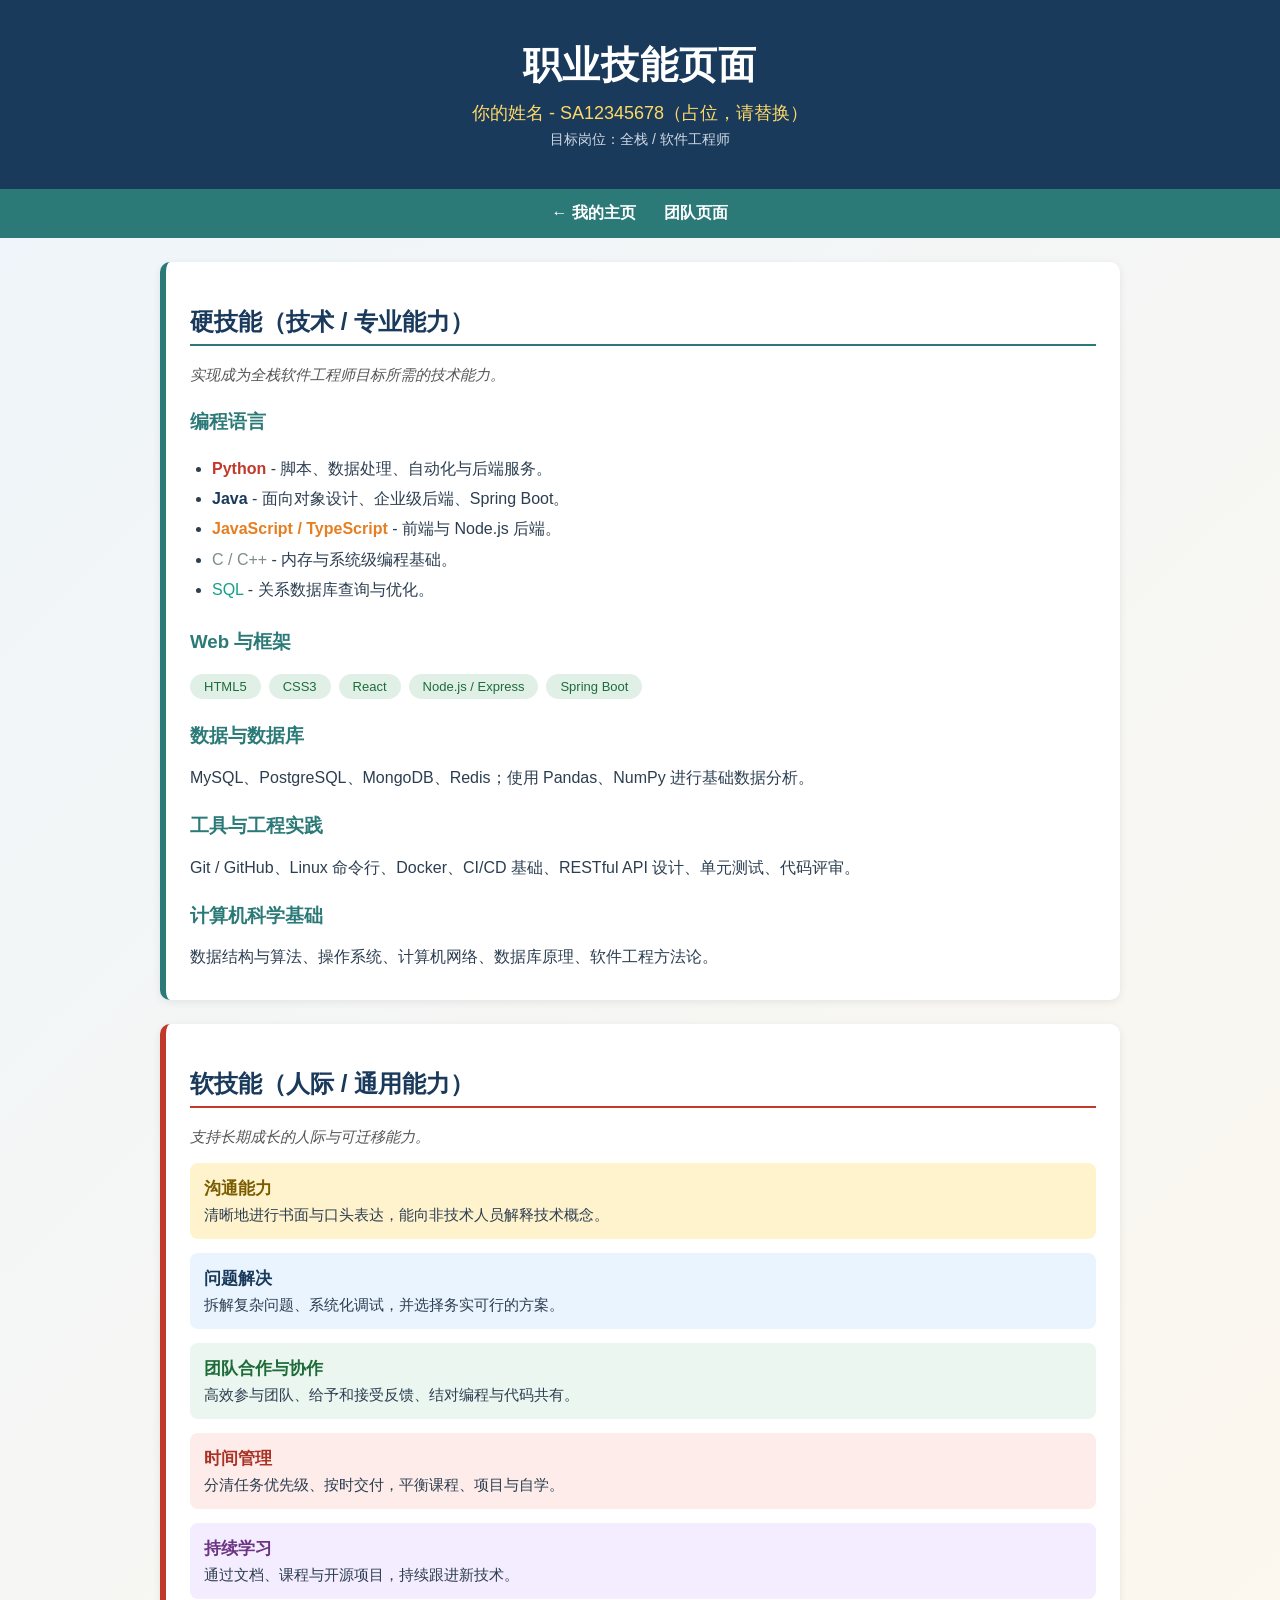
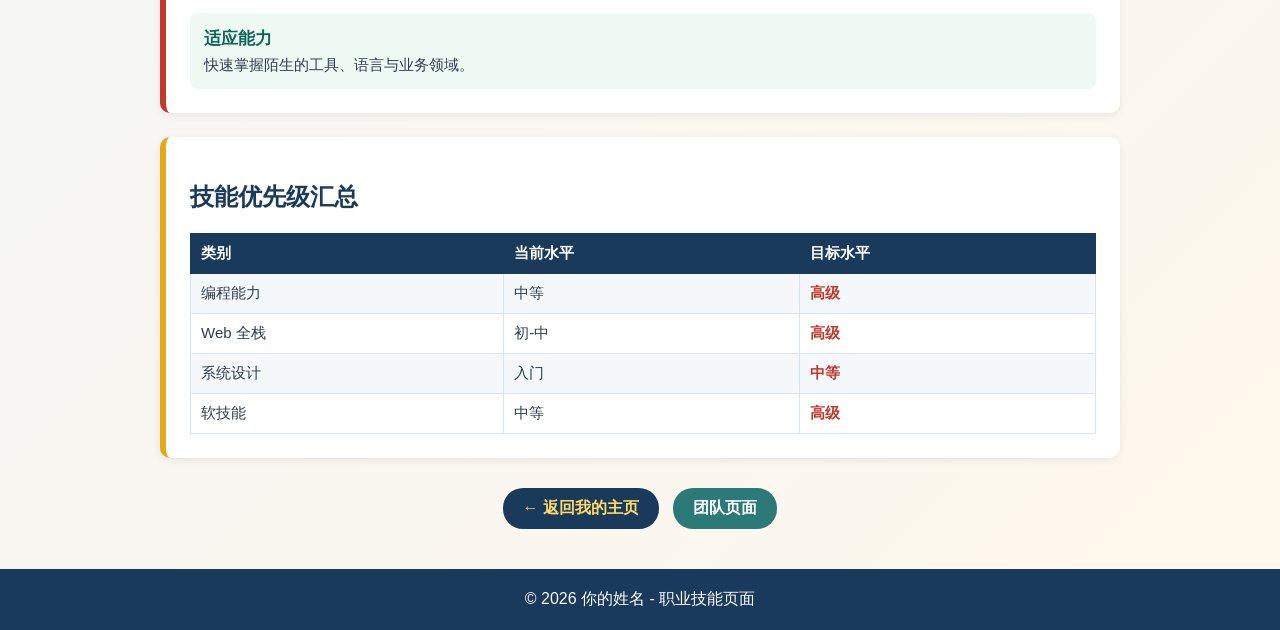
<file: skills.html>
<!DOCTYPE html>
<html lang="zh-CN">
<head>
<meta charset="UTF-8">
<meta name="viewport" content="width=device-width, initial-scale=1.0">
<title>职业技能页面 - 你的姓名</title>
</head>
<body style="margin:0; padding:0; background:linear-gradient(135deg,#eef5fb 0%,#fff8ec 100%); font-family:'Microsoft YaHei','PingFang SC','Segoe UI',Arial,sans-serif; color:#2c3e50;">

    <!-- 头部（行内样式） -->
    <header style="text-align:center; padding:40px 20px; background:#1a3a5c; color:#ffffff;">
        <h1 style="margin:0; font-size:2.4em; letter-spacing:1px;">职业技能页面</h1>
        <p style="margin:10px 0 0; font-size:18px; color:#ffd966;">你的姓名 - SA12345678（占位，请替换）</p>
        <p style="margin:6px 0 0; font-size:14px; color:#cfd8e3;">目标岗位：全栈 / 软件工程师</p>
    </header>

    <!-- 导航：返回另外两个页面 -->
    <nav style="text-align:center; padding:14px; background:#2b7a78;">
        <a href="personal.html" style="color:#ffffff; margin:0 12px; text-decoration:none; font-weight:bold;">&#8592; 我的主页</a>
        <a href="index.html" style="color:#ffffff; margin:0 12px; text-decoration:none; font-weight:bold;">团队页面</a>
    </nav>

    <main style="max-width:960px; margin:0 auto; padding:24px;">

        <!-- 硬技能板块 -->
        <section style="background:#ffffff; border-radius:10px; padding:24px; margin-bottom:24px; border-left:6px solid #2b7a78; box-shadow:0 2px 8px rgba(0,0,0,0.08);">
            <h2 style="color:#1a3a5c; border-bottom:2px solid #2b7a78; padding-bottom:6px;">硬技能（技术 / 专业能力）</h2>
            <p style="font-size:15px; color:#555; font-style:italic;">实现成为全栈软件工程师目标所需的技术能力。</p>

            <h3 style="color:#2b7a78; margin-top:24px;">编程语言</h3>
            <ul style="line-height:1.9; padding-left:22px; font-size:16px;">
                <li><span style="color:#c0392b; font-weight:bold;">Python</span> - 脚本、数据处理、自动化与后端服务。</li>
                <li><span style="color:#1a3a5c; font-weight:bold;">Java</span> - 面向对象设计、企业级后端、Spring Boot。</li>
                <li><span style="color:#e67e22; font-weight:bold;">JavaScript / TypeScript</span> - 前端与 Node.js 后端。</li>
                <li><span style="color:#7f8c8d;">C / C++</span> - 内存与系统级编程基础。</li>
                <li><span style="color:#16a085;">SQL</span> - 关系数据库查询与优化。</li>
            </ul>

            <h3 style="color:#2b7a78; margin-top:24px;">Web 与框架</h3>
            <div style="display:flex; flex-wrap:wrap; gap:8px; margin-top:8px;">
                <span style="background:#e1f0e7; color:#1e6b3a; padding:5px 14px; border-radius:14px; font-size:13px;">HTML5</span>
                <span style="background:#e1f0e7; color:#1e6b3a; padding:5px 14px; border-radius:14px; font-size:13px;">CSS3</span>
                <span style="background:#e1f0e7; color:#1e6b3a; padding:5px 14px; border-radius:14px; font-size:13px;">React</span>
                <span style="background:#e1f0e7; color:#1e6b3a; padding:5px 14px; border-radius:14px; font-size:13px;">Node.js / Express</span>
                <span style="background:#e1f0e7; color:#1e6b3a; padding:5px 14px; border-radius:14px; font-size:13px;">Spring Boot</span>
            </div>

            <h3 style="color:#2b7a78; margin-top:24px;">数据与数据库</h3>
            <p style="font-size:16px; margin:8px 0;">MySQL、PostgreSQL、MongoDB、Redis；使用 Pandas、NumPy 进行基础数据分析。</p>

            <h3 style="color:#2b7a78; margin-top:24px;">工具与工程实践</h3>
            <p style="font-size:16px; margin:8px 0;">Git / GitHub、Linux 命令行、Docker、CI/CD 基础、RESTful API 设计、单元测试、代码评审。</p>

            <h3 style="color:#2b7a78; margin-top:24px;">计算机科学基础</h3>
            <p style="font-size:16px; margin:8px 0;">数据结构与算法、操作系统、计算机网络、数据库原理、软件工程方法论。</p>
        </section>

        <!-- 软技能板块 -->
        <section style="background:#ffffff; border-radius:10px; padding:24px; margin-bottom:24px; border-left:6px solid #c0392b; box-shadow:0 2px 8px rgba(0,0,0,0.08);">
            <h2 style="color:#1a3a5c; border-bottom:2px solid #c0392b; padding-bottom:6px;">软技能（人际 / 通用能力）</h2>
            <p style="font-size:15px; color:#555; font-style:italic;">支持长期成长的人际与可迁移能力。</p>

            <div style="display:flex; flex-direction:column; gap:14px; margin-top:16px;">
                <div style="background:#fff3cd; padding:14px; border-radius:8px;">
                    <strong style="color:#7a5c00; font-size:17px;">沟通能力</strong>
                    <p style="margin:6px 0 0; font-size:15px;">清晰地进行书面与口头表达，能向非技术人员解释技术概念。</p>
                </div>
                <div style="background:#eaf4ff; padding:14px; border-radius:8px;">
                    <strong style="color:#1a3a5c; font-size:17px;">问题解决</strong>
                    <p style="margin:6px 0 0; font-size:15px;">拆解复杂问题、系统化调试，并选择务实可行的方案。</p>
                </div>
                <div style="background:#eaf6ef; padding:14px; border-radius:8px;">
                    <strong style="color:#1e6b3a; font-size:17px;">团队合作与协作</strong>
                    <p style="margin:6px 0 0; font-size:15px;">高效参与团队、给予和接受反馈、结对编程与代码共有。</p>
                </div>
                <div style="background:#fdecea; padding:14px; border-radius:8px;">
                    <strong style="color:#a93226; font-size:17px;">时间管理</strong>
                    <p style="margin:6px 0 0; font-size:15px;">分清任务优先级、按时交付，平衡课程、项目与自学。</p>
                </div>
                <div style="background:#f4ecff; padding:14px; border-radius:8px;">
                    <strong style="color:#6c3483; font-size:17px;">持续学习</strong>
                    <p style="margin:6px 0 0; font-size:15px;">通过文档、课程与开源项目，持续跟进新技术。</p>
                </div>
                <div style="background:#eef9f4; padding:14px; border-radius:8px;">
                    <strong style="color:#0e6655; font-size:17px;">适应能力</strong>
                    <p style="margin:6px 0 0; font-size:15px;">快速掌握陌生的工具、语言与业务领域。</p>
                </div>
            </div>
        </section>

        <!-- 技能优先级汇总表（行内样式） -->
        <section style="background:#ffffff; border-radius:10px; padding:24px; border-left:6px solid #e6a817; box-shadow:0 2px 8px rgba(0,0,0,0.08);">
            <h2 style="color:#1a3a5c;">技能优先级汇总</h2>
            <table style="width:100%; border-collapse:collapse; margin-top:12px; font-size:15px;">
                <thead>
                    <tr style="background:#1a3a5c; color:#ffffff;">
                        <th style="padding:10px; text-align:left; border:1px solid #1a3a5c;">类别</th>
                        <th style="padding:10px; text-align:left; border:1px solid #1a3a5c;">当前水平</th>
                        <th style="padding:10px; text-align:left; border:1px solid #1a3a5c;">目标水平</th>
                    </tr>
                </thead>
                <tbody>
                    <tr style="background:#f4f8fb;">
                        <td style="padding:10px; border:1px solid #d6e4ef;">编程能力</td>
                        <td style="padding:10px; border:1px solid #d6e4ef;">中等</td>
                        <td style="padding:10px; border:1px solid #d6e4ef; color:#c0392b; font-weight:bold;">高级</td>
                    </tr>
                    <tr>
                        <td style="padding:10px; border:1px solid #d6e4ef;">Web 全栈</td>
                        <td style="padding:10px; border:1px solid #d6e4ef;">初-中</td>
                        <td style="padding:10px; border:1px solid #d6e4ef; color:#c0392b; font-weight:bold;">高级</td>
                    </tr>
                    <tr style="background:#f4f8fb;">
                        <td style="padding:10px; border:1px solid #d6e4ef;">系统设计</td>
                        <td style="padding:10px; border:1px solid #d6e4ef;">入门</td>
                        <td style="padding:10px; border:1px solid #d6e4ef; color:#c0392b; font-weight:bold;">中等</td>
                    </tr>
                    <tr>
                        <td style="padding:10px; border:1px solid #d6e4ef;">软技能</td>
                        <td style="padding:10px; border:1px solid #d6e4ef;">中等</td>
                        <td style="padding:10px; border:1px solid #d6e4ef; color:#c0392b; font-weight:bold;">高级</td>
                    </tr>
                </tbody>
            </table>
        </section>

        <p style="text-align:center; margin-top:30px;">
            <a href="personal.html" style="display:inline-block; padding:10px 20px; background:#1a3a5c; color:#ffd966; text-decoration:none; border-radius:20px; font-weight:bold;">&#8592; 返回我的主页</a>
            <a href="index.html" style="display:inline-block; padding:10px 20px; background:#2b7a78; color:#ffffff; text-decoration:none; border-radius:20px; font-weight:bold; margin-left:10px;">团队页面</a>
        </p>

    </main>

    <footer style="text-align:center; padding:20px; background:#1a3a5c; color:#ffffff;">
        <p style="margin:0;">&copy; 2026 你的姓名 - 职业技能页面</p>
    </footer>

</body>
</html>
</file>
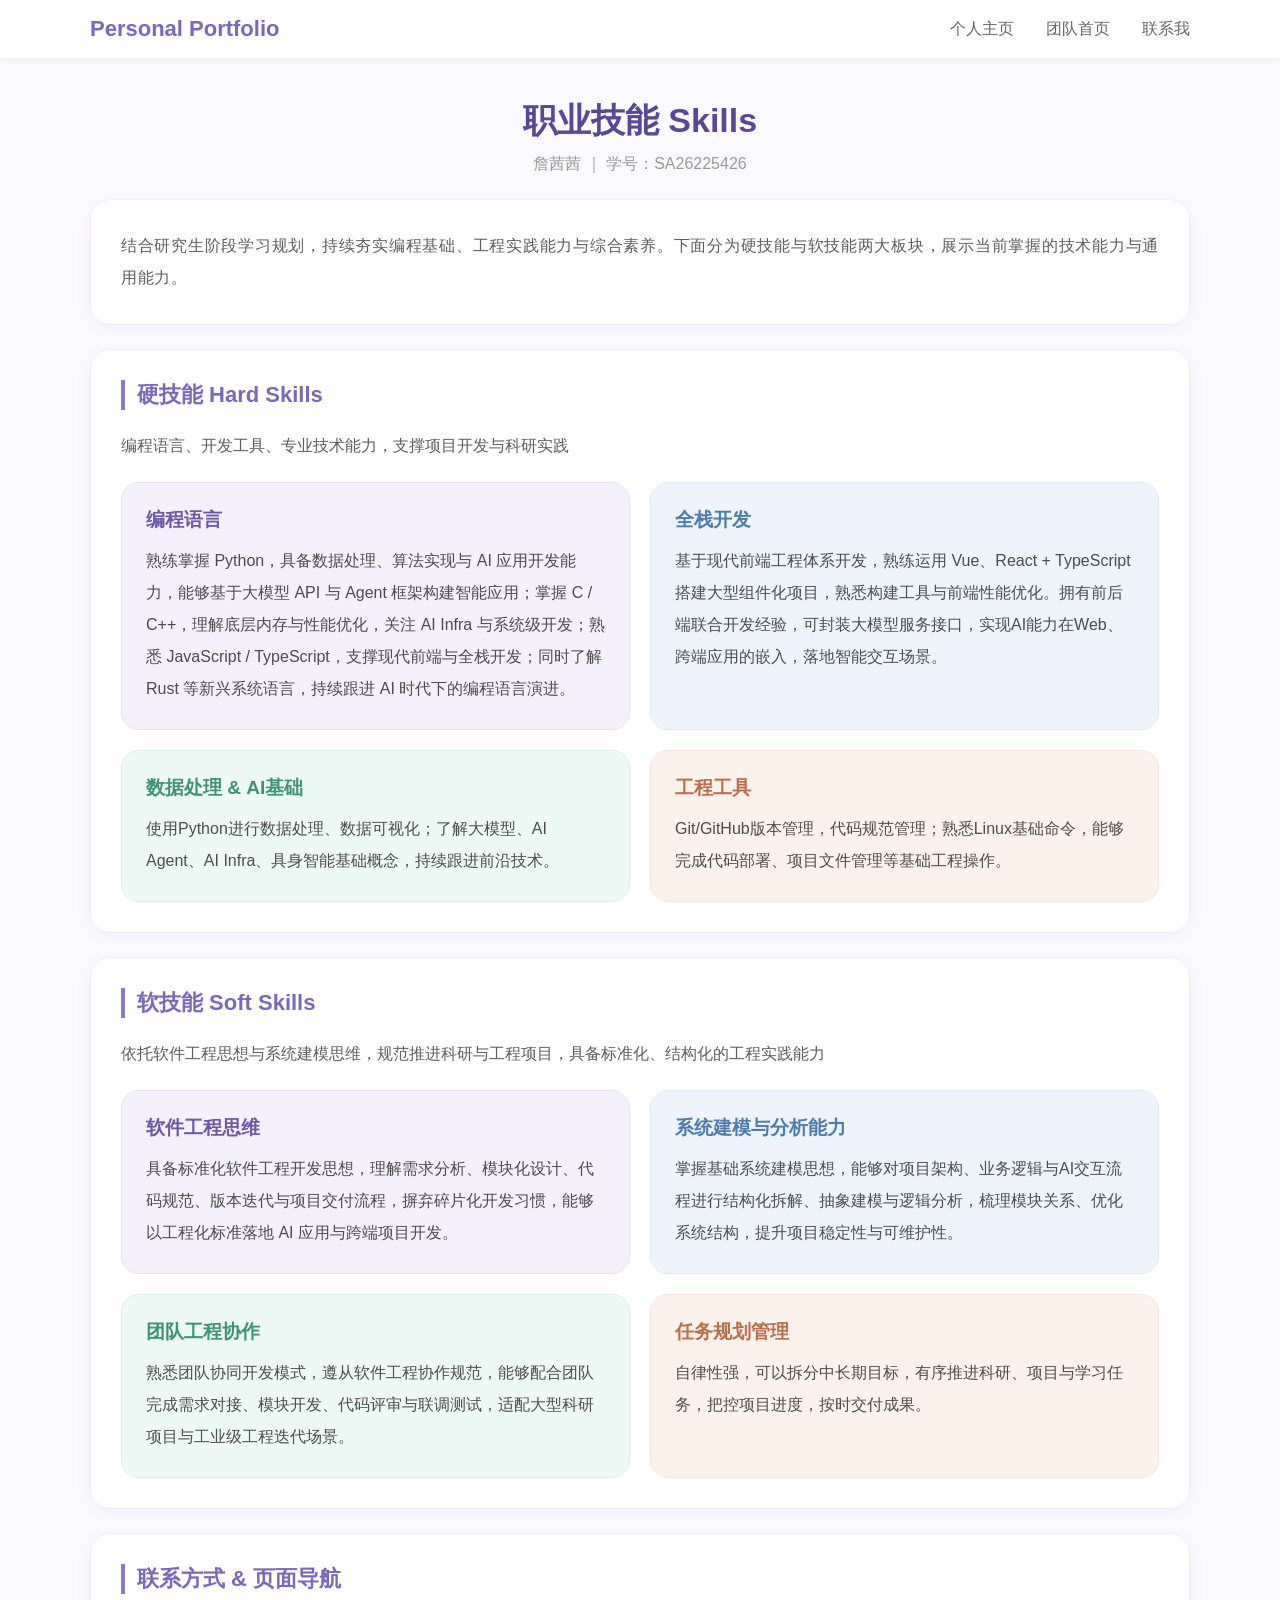
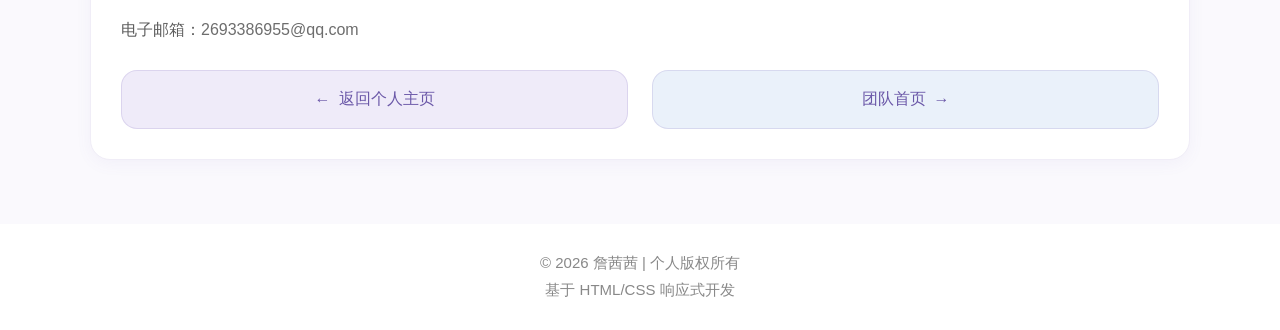
<file: zxxskill.html>
<!DOCTYPE html>
<html lang="zh-CN">
<head>
    <meta charset="UTF-8">
    <meta name="viewport" content="width=device-width, initial-scale=1.0">
    <title>詹茜茜 | 职业技能</title>
    <!-- 外部样式表，和首页共用 -->
    <link rel="stylesheet" href="zxxstyle.css">
    <style>
        /* ID选择器，作业考点 */
        #skill-title-desc {
            font-family: "PingFang SC", "Microsoft Yahei", sans-serif;
            letter-spacing: 0.6px;
            text-align: justify;
        }

        /* 考点：标题文本全局样式 和首页完全一致 */
        h2 {
            color: #7a68b8;
            font-size: 22px;
            margin-bottom: 20px;
            padding-left: 12px;
            border-left: 4px solid #8c78c4;
        }

        /* 考点：上下文选择器 和首页完全一致 */
        .main-content p {
            line-height: 2;
            color: #555;
            opacity: 0.95;
        }

        /* 页面背景和个人主页统一浅紫色 */
        body{
            background-color: #faf9fd;
            margin: 0;
            padding: 0;
        }

        /* 大卡片comm-card样式 和首页完全一致，带hover上浮阴影 */
        .comm-card{
            background: #ffffff;
            border-radius: 20px;
            padding: 30px;
            margin-bottom: 24px;
            transition: 0.3s ease;
            border: 1px solid #f0edf7;
            overflow: visible !important; /* 保证内部小卡片上浮不被裁剪 */
        }
        .comm-card:hover{
            transform: translateY(-4px);
            box-shadow: 0 10px 30px rgba(120, 100, 180, 0.1);
        }

        /* ====== 内部小技能卡片hover动画 ====== */
        .skill-card{
            background:#f4f0fc; 
            border-radius:18px; 
            padding:24px; 
            transition:0.3s ease; 
            border:1px solid #e9e2f7;
            transform: translateY(0);
            box-shadow: none;
            position: relative;
            z-index: 1;
            cursor: pointer;
        }
        .skill-card:hover{
            transform: translateY(-6px);
            box-shadow: 0 10px 24px rgba(122, 104, 184, 0.15);
        }
        .skill-card-blue{
            background:#edf4fc; 
            border:1px solid #ddebf9;
        }
        .skill-card-blue:hover{
            box-shadow: 0 10px 24px rgba(75, 124, 173, 0.15);
        }
        .skill-card-green{
            background:#edf9f4; 
            border:1px solid #daf1e8;
        }
        .skill-card-green:hover{
            box-shadow: 0 10px 24px rgba(60, 148, 119, 0.15);
        }
        .skill-card-orange{
            background:#fcf1eb; 
            border:1px solid #f9e4d9;
        }
        .skill-card-orange:hover{
            box-shadow: 0 10px 24px rgba(185, 111, 73, 0.15);
        }

        /* 按钮样式 和首页完全一致 */
        .btn-wrap {
            display: flex;
            justify-content: space-between;
            gap: 24px;
            margin-top: 24px;
        }
        .page-card-btn {
            flex: 1;
            display: flex;
            align-items: center;
            justify-content: center;
            gap: 8px;
            padding: 18px 12px;
            border:1px solid rgba(140, 120, 196, 0.2);
            border-radius:16px;
            text-decoration:none;
            color:#6b58a8;
            font-weight:500;
            transition:0.3s ease;
        }
        /* 左侧按钮：浅紫 */
        .btn-left {
            background-color: rgba(234, 229, 247, 0.75);
        }
        /* 右侧按钮：浅蓝 */
        .btn-right {
            background-color: rgba(227, 237, 248, 0.75);
        }
        .page-card-btn:hover{
            transform: translateY(-4px);
            box-shadow:0 6px 20px rgba(120,100,180,0.12);
        }
        .btn-left:hover {
            background-color: rgba(217, 206, 238, 0.85);
        }
        .btn-right:hover {
            background-color: rgba(204, 222, 242, 0.85);
        }
    </style>
</head>
<body>
    <!-- 导航栏，和首页保持一致 -->
    <div class="top-nav">
        <div class="nav-container">
            <div class="nav-logo">Personal Portfolio</div>
            <div class="nav-menu">
                <a href="pzxx.html" class="nav-link">个人主页</a>
                <a href="team.html" class="nav-link">团队首页</a>
                <a href="mailto:2693386955@qq.com" class="nav-link">联系我</a>
            </div>
        </div>
    </div>

    <header class="header-wrap" style="text-align:center;margin-top:40px;">
        <h1 class="page-title" style="font-size:34px; color:#5a4896;">职业技能 Skills</h1>
        <p style="color:#999;margin-top:10px;">詹茜茜 ｜ 学号：SA26225426</p>
    </header>

    <div class="main-content">
        <!-- 开篇介绍卡片 -->
        <div class="comm-card">
            <p id="skill-title-desc" style="font-size:16px;">
                结合研究生阶段学习规划，持续夯实编程基础、工程实践能力与综合素养。下面分为硬技能与软技能两大板块，展示当前掌握的技术能力与通用能力。
            </p>
        </div>

        <!-- ========== 硬技能 独立大卡片 ========== -->
        <div class="comm-card">
            <h2>硬技能 Hard Skills</h2>
            <p style="margin-bottom:20px;">编程语言、开发工具、专业技术能力，支撑项目开发与科研实践</p>
            <div style="display:grid; grid-template-columns:1fr 1fr; gap:20px;">
                <!-- 卡片1 编程语言 -->
                <div class="skill-card">
                    <h3 style="margin:0 0 12px; color:#6b58a8; font-size:19px;">编程语言</h3>
                    <p style="margin:0; color:#444;">熟练掌握 Python，具备数据处理、算法实现与 AI 应用开发能力，能够基于大模型 API 与 Agent 框架构建智能应用；掌握 C / C++，理解底层内存与性能优化，关注 AI Infra 与系统级开发；熟悉 JavaScript / TypeScript，支撑现代前端与全栈开发；同时了解 Rust 等新兴系统语言，持续跟进 AI 时代下的编程语言演进。</p>
                </div>

                <!-- 卡片2 全栈开发 -->
                <div class="skill-card skill-card-blue">
                    <h3 style="margin:0 0 12px; color:#4b7cad; font-size:19px;">全栈开发</h3>
                    <p style="margin:0; color:#444;">基于现代前端工程体系开发，熟练运用 Vue、React + TypeScript 搭建大型组件化项目，熟悉构建工具与前端性能优化。拥有前后端联合开发经验，可封装大模型服务接口，实现AI能力在Web、跨端应用的嵌入，落地智能交互场景。</p>
                </div>

                <!-- 卡片3 数据与AI相关 -->
                <div class="skill-card skill-card-green">
                    <h3 style="margin:0 0 12px; color:#3c9477; font-size:19px;">数据处理 & AI基础</h3>
                    <p style="margin:0; color:#444;">使用Python进行数据处理、数据可视化；了解大模型、AI Agent、AI Infra、具身智能基础概念，持续跟进前沿技术。</p>
                </div>

                <!-- 卡片4 工程工具 -->
                <div class="skill-card skill-card-orange">
                    <h3 style="margin:0 0 12px; color:#b96f49; font-size:19px;">工程工具</h3>
                    <p style="margin:0; color:#444;">Git/GitHub版本管理，代码规范管理；熟悉Linux基础命令，能够完成代码部署、项目文件管理等基础工程操作。</p>
                </div>
            </div>
        </div>

        <!-- ========== 软技能 独立大卡片 ========== -->
        <div class="comm-card">
            <h2>软技能 Soft Skills</h2>
            <p style="margin-bottom:20px;">依托软件工程思想与系统建模思维，规范推进科研与工程项目，具备标准化、结构化的工程实践能力</p>
            <div style="display:grid; grid-template-columns:1fr 1fr; gap:20px;">
                <!-- 软技能卡片1 -->
                <div class="skill-card">
                    <h3 style="margin:0 0 12px; color:#6b58a8; font-size:19px;">软件工程思维</h3>
                    <p style="margin:0; color:#444;">具备标准化软件工程开发思想，理解需求分析、模块化设计、代码规范、版本迭代与项目交付流程，摒弃碎片化开发习惯，能够以工程化标准落地 AI 应用与跨端项目开发。</p>
                </div>
                <!-- 软技能卡片2 -->
                <div class="skill-card skill-card-blue">
                    <h3 style="margin:0 0 12px; color:#4b7cad; font-size:19px;">系统建模与分析能力</h3>
                    <p style="margin:0; color:#444;">掌握基础系统建模思想，能够对项目架构、业务逻辑与AI交互流程进行结构化拆解、抽象建模与逻辑分析，梳理模块关系、优化系统结构，提升项目稳定性与可维护性。</p>
                </div>
                <!-- 软技能卡片3 -->
                <div class="skill-card skill-card-green">
                    <h3 style="margin:0 0 12px; color:#3c9477; font-size:19px;">团队工程协作</h3>
                    <p style="margin:0; color:#444;">熟悉团队协同开发模式，遵从软件工程协作规范，能够配合团队完成需求对接、模块开发、代码评审与联调测试，适配大型科研项目与工业级工程迭代场景。</p>
                </div>
                <!-- 软技能卡片4 -->
                <div class="skill-card skill-card-orange">
                    <h3 style="margin:0 0 12px; color:#b96f49; font-size:19px;">任务规划管理</h3>
                    <p style="margin:0; color:#444;">自律性强，可以拆分中长期目标，有序推进科研、项目与学习任务，把控项目进度，按时交付成果。</p>
                </div>
            </div>
        </div>

        <!-- 联系方式与页面跳转模块 -->
	   <div class="comm-card">
            <h2>联系方式 &amp; 页面导航</h2>
            <p>电子邮箱：<a href="mailto:2693386955@qq.com" class="nav-link">2693386955@qq.com</a></p>
            <div class="btn-wrap">
                <a href="pzxx.html" class="page-card-btn btn-left">
                    <span>←</span>
                    <div>返回个人主页</div>
                </a>
                <a href="index.html" class="page-card-btn btn-right">
                    <div>团队首页</div>
                    <span>→</span>
                </a>
            </div>
        </div>
    </div>

    <!-- 页脚 -->
    <div class="footer">
        <p>© 2026 詹茜茜 | 个人版权所有</p>
        <p style="margin-top:8px;">基于 HTML/CSS 响应式开发 </p>
    </div>
</body>
</html>
</file>
<file: css/style.css>
/* =========================================================
   External stylesheet for the personal homepage (personal.html)
   ========================================================= */

/* Style formatting all <p> (paragraph) tags */
p {
    font-family: "Microsoft YaHei", "PingFang SC", "Segoe UI", Arial, sans-serif;
    font-size: 16px;
    line-height: 1.7;
    color: #2c3e50;
    margin-bottom: 14px;
}

/* Generic class definition - reused across multiple page elements */
.card {
    background: #f8fbff;
    border: 1px solid #d6e4ef;
    border-radius: 10px;
    padding: 18px 22px;
    margin: 16px 0;
    box-shadow: 0 2px 8px rgba(0, 0, 0, 0.07);
}

/* Another generic class reused across the page */
.tag {
    display: inline-block;
    padding: 4px 12px;
    margin: 4px;
    background: #e1f0e7;
    color: #1e6b3a;
    border-radius: 14px;
    font-size: 13px;
}

/* Tag-specific class: a class that is itself tied to a tag name,
   e.g. styling headings within the .header block */
.header h1 {
    color: #ffffff;
    font-family: "Microsoft YaHei", "PingFang SC", "Segoe UI", Arial, sans-serif;
    font-size: 2.2em;
    margin: 0;
    letter-spacing: 1px;
}

.header h2 {
    color: #ffd966;
    font-weight: 400;
    margin: 6px 0 0;
}

/* Class for <a> tags with a hover effect */
.link {
    display: inline-block;
    margin: 6px 12px 6px 0;
    padding: 6px 14px;
    color: #1a3a5c;
    text-decoration: none;
    border: 2px solid #1a3a5c;
    border-radius: 20px;
    background: #ffffff;
    transition: all 0.2s ease;
}

.link:hover {
    background: #1a3a5c;
    color: #ffd966;
    border-color: #1a3a5c;
    transform: translateY(-2px);
}

/* General layout */
body {
    margin: 0;
    padding: 0;
    background: linear-gradient(135deg, #eef5fb 0%, #fff8ec 100%);
}

.header {
    text-align: center;
    padding: 40px 20px;
    background: #1a3a5c;
    color: #ffffff;
}

.header img {
    width: 160px;
    height: 160px;
    border-radius: 50%;
    border: 4px solid #ffd966;
    object-fit: cover;
}

main {
    max-width: 960px;
    margin: 0 auto;
    padding: 24px;
}

.gallery {
    display: flex;
    flex-wrap: wrap;
    gap: 14px;
    justify-content: center;
}

.gallery img {
    width: 100%;
    max-width: 280px;
    border-radius: 8px;
    box-shadow: 0 3px 10px rgba(0, 0, 0, 0.12);
}

footer {
    text-align: center;
    padding: 20px;
    background: #1a3a5c;
    color: #ffffff;
}

/* Responsive design */
@media (max-width: 768px) {
    .header img { width: 120px; height: 120px; }
    .header h1 { font-size: 1.6em; }
    main { padding: 14px; }
    .gallery img { max-width: 100%; }
}

@media (max-width: 480px) {
    .header { padding: 24px 12px; }
    .link { display: block; text-align: center; }
}
</file>
<file: zxxstyle.css>
/* ===== 全局基础 ===== */
*{
    margin: 0;
    padding: 0;
    box-sizing: border-box;
}
body{
    font-family: "PingFang SC", "Microsoft Yahei", sans-serif;
    background-color: #fcfbff;
    color:#444;
}

/* ===== 顶部导航 top-nav ===== */
.top-nav{
    position: sticky;
    top: 0;
    z-index: 999; 
    background-color: #ffffff;
    padding: 16px 0;
    box-shadow: 0 2px 8px rgba(120,100,180,0.08);
}
.nav-container{
    width:90%;
    max-width:1100px;
    margin:0 auto;
    display:flex;
    justify-content:space-between;
    align-items:center;
}
.nav-logo{
    font-size:22px;
    font-weight:600;
    color:#7a68b8;
}
.nav-menu{
    display:flex;
    gap:32px;
}
.nav-link{
    text-decoration:none;
    color:#666;
    font-size:16px;
    transition:0.25s;
}
.nav-link:hover{
    color:#7a68b8;
}

/* ===== 头部header ===== */
.header-wrap{
    width:90%;
    max-width:1100px;
    margin:0 auto;
}
.page-title{
    font-size:36px;
    color:#5a4896;
}

/* ===== 主内容容器 ===== */
.main-content{
    width:90%;
    max-width:1100px;
    margin:0 auto;
    padding-bottom:40px;
}

/* ===== 通用卡片 comm-card ===== */
.comm-card{
    background:#ffffff;
    border-radius:20px;
    padding:28px;
    margin:24px 0;
    box-shadow:0 4px 16px rgba(122, 104, 184, 0.06);
}

/* ===== Banner 首页横幅样式 ===== */
.banner-box {
    width: 100%;
    height: 380px;
    background: linear-gradient(120deg, rgba(140, 120, 196, 0.2), rgba(114, 168, 216, 0.2));
    border-radius: 24px;
    margin: 30px 0;
    display: flex;
    align-items: center;
    justify-content: center;
    flex-direction: column;
    backdrop-filter: blur(6px);
}
.avatar-big {
    width: 180px;
    height: 180px;
    border-radius: 50%;
    object-fit: cover;
    border: 5px solid rgba(255,255,255,0.8);
    box-shadow: 0 8px 24px rgba(120,100,180,0.15);
    margin-bottom: 16px;
}
.banner-text {
    font-size: 28px;
    color: #6b58a8;
    font-weight: 600;
}
.banner-sub {
    color: #888;
    margin-top: 8px;
}

/* ===== 页面跳转按钮模块【重点！两个页面共用】 ===== */
.btn-wrap {
    display: flex;
    justify-content: space-between;
    gap: 24px;
    margin-top: 24px;
}
.page-card-btn {
    flex: 1;
    display: flex;
    align-items: center;
    justify-content: center;
    gap: 8px;
    padding: 18px 12px;
    border:1px solid rgba(140, 120, 196, 0.2);
    border-radius:16px;
    text-decoration:none;
    color:#6b58a8;
    font-weight:500;
    transition:0.3s ease;
}
/* 左侧按钮：浅紫 */
.btn-left {
    background-color: rgba(234, 229, 247, 0.75);
}
/* 右侧按钮：浅蓝 */
.btn-right {
    background-color: rgba(227, 237, 248, 0.75);
}
.page-card-btn:hover{
    transform: translateY(-4px);
    box-shadow:0 6px 20px rgba(120,100,180,0.12);
}
.btn-left:hover {
    background-color: rgba(217, 206, 238, 0.85);
}
.btn-right:hover {
    background-color: rgba(204, 222, 242, 0.85);
}

/* ===== 页脚 footer ===== */
.footer{
    width:100%;
    text-align:center;
    padding:30px 0;
    background:#fff;
    color:#888;
    font-size:15px;
}
</file>
